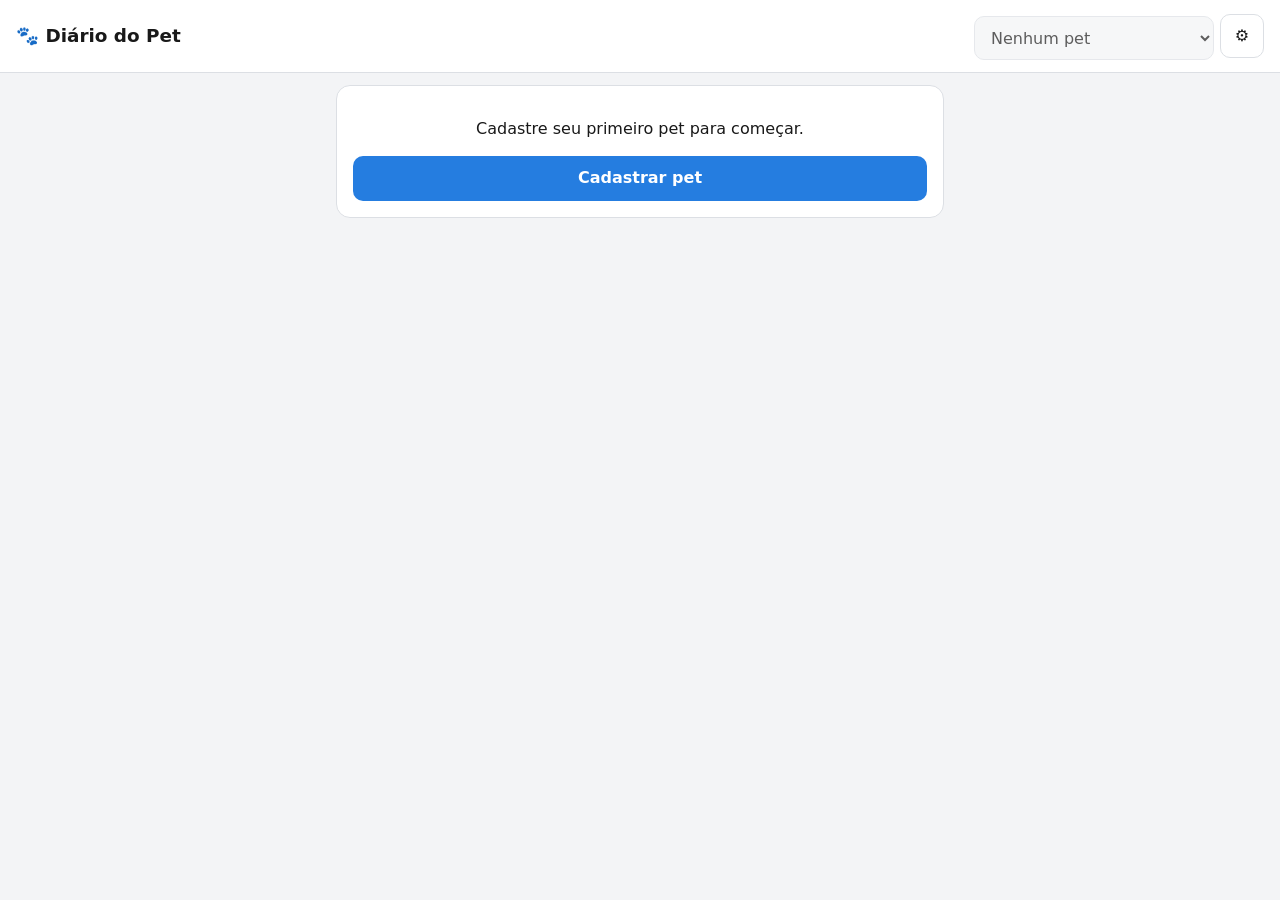
<file: index.html>
<!doctype html>
<html lang="pt-BR">
<head>
  <meta charset="utf-8">
  <meta name="viewport" content="width=device-width, initial-scale=1, viewport-fit=cover">
  <meta name="theme-color" content="#257de0">
  <title>Diário do Pet</title>
  <link rel="stylesheet" href="style.css">
</head>
<body>
  <header class="topo">
    <h1>🐾 Diário do Pet</h1>
    <div class="seletor-pet">
      <label for="pet-atual" class="vis-oculto">Pet selecionado</label>
      <select id="pet-atual"></select>
      <button type="button" class="btn icone" id="btn-pets" aria-label="Gerenciar pets">⚙️</button>
    </div>
  </header>

  <main>
    <p class="aviso" id="aviso-armazenamento" role="alert" hidden>Não foi possível salvar neste navegador (modo anônimo ou armazenamento bloqueado). Os dados serão perdidos ao fechar.</p>
    <!-- ===================== PETS ===================== -->
    <section id="painel-pets" class="cartao" hidden>
      <h2>Meus pets</h2>
      <ul id="lista-pets" class="lista"></ul>
      <form id="form-pet" novalidate>
        <h3 id="form-pet-titulo">Adicionar pet</h3>
        <input type="hidden" id="pet-id">
        <label>Nome
          <input type="text" id="pet-nome" maxlength="40" required placeholder="ex.: Thor">
        </label>
        <div class="linha">
          <label>Espécie
            <select id="pet-especie" required>
              <option value="cao">🐶 Cão</option>
              <option value="gato">🐱 Gato</option>
            </select>
          </label>
          <label>Raça (opcional)
            <input type="text" id="pet-raca" maxlength="40" list="sugestoes-raca" placeholder="ex.: Jack Russell">
            <datalist id="sugestoes-raca"></datalist>
          </label>
        </div>
        <fieldset class="grupo">
          <legend>Foto ou ícone</legend>
          <div class="avatar-escolha">
            <div class="avatar grande" id="pet-avatar-previa" aria-hidden="true"></div>
            <div class="linha-botoes">
              <label class="btn pequeno botao-arquivo">📷 Usar foto<input type="file" id="pet-foto" accept="image/*"></label>
              <button type="button" class="btn pequeno perigo" id="btn-remover-foto" hidden>Remover foto</button>
            </div>
          </div>
          <p class="dica-campo">Ou escolha um ícone:</p>
          <div class="galeria-icones" id="galeria-icones" role="radiogroup" aria-label="Ícone do pet"></div>
        </fieldset>
        <fieldset class="grupo">
          <legend>Idade</legend>
          <label>Data de nascimento
            <input type="date" id="pet-nasc">
          </label>
          <p class="ou">ou, se não souber a data, a idade aproximada hoje:</p>
          <div class="linha">
            <label>Anos
              <input type="number" id="pet-idade-anos" inputmode="numeric" min="0" max="30" placeholder="ex.: 3">
            </label>
            <label>Meses
              <input type="number" id="pet-idade-meses" inputmode="numeric" min="0" max="11" placeholder="0">
            </label>
          </div>
        </fieldset>
        <p class="erro" id="pet-erro" role="alert" hidden></p>
        <div class="linha-botoes">
          <button type="submit" class="btn primario" id="btn-salvar-pet">Adicionar</button>
          <button type="button" class="btn" id="btn-cancelar-pet" hidden>Cancelar</button>
        </div>
      </form>
      <button type="button" class="btn" id="btn-fechar-pets">Fechar</button>
    </section>

    <!-- Aviso quando não há pets -->
    <section id="sem-pets" class="cartao vazio-grande" hidden>
      <p>Cadastre seu primeiro pet para começar.</p>
      <button type="button" class="btn primario" id="btn-primeiro-pet">Cadastrar pet</button>
    </section>

    <!-- ===================== RESUMO DO PET ===================== -->
    <section id="resumo-pet" class="resumo" hidden>
      <div class="resumo-cab">
        <div class="avatar" id="resumo-emoji" aria-hidden="true"></div>
        <div class="info">
          <div class="resumo-nome" id="resumo-nome"></div>
          <div class="resumo-det" id="resumo-det"></div>
        </div>
        <button type="button" class="btn pequeno" id="btn-resumo" aria-controls="resumo-corpo" aria-expanded="true">Recolher</button>
      </div>
      <div id="resumo-corpo" class="resumo-corpo">
        <dl class="fatos" id="resumo-fatos"></dl>
        <p class="em-uso" id="resumo-remedios" hidden></p>
      </div>
      <ul class="alertas" id="alertas" aria-live="polite"></ul>
    </section>

    <!-- ===================== PESO ===================== -->
    <section id="aba-peso" class="aba" hidden>
      <div class="cartao">
        <h2>Registrar peso</h2>
        <form id="form-peso" novalidate>
          <div class="linha">
            <label>Data
              <input type="date" id="peso-data" required>
            </label>
            <label>Peso (kg)
              <input type="text" id="peso-kg" inputmode="decimal" placeholder="6,20" required>
            </label>
          </div>
          <label>Observação (opcional)
            <input type="text" id="peso-obs" maxlength="120" placeholder="ex.: pesado no veterinário">
          </label>
          <p class="erro" id="peso-erro" role="alert" hidden></p>
          <button type="submit" class="btn primario">Salvar peso</button>
        </form>
      </div>

      <div class="cartao">
        <h2>Evolução do peso</h2>
        <div class="estat" id="peso-estat"></div>
        <div id="grafico-peso" class="grafico"></div>
      </div>

      <div class="cartao">
        <h2>Histórico</h2>
        <ul id="lista-peso" class="lista"></ul>
      </div>
    </section>

    <!-- ===================== SAÚDE ===================== -->
    <section id="aba-saude" class="aba" hidden>
      <div class="subabas" role="tablist" aria-label="Seções de saúde">
        <button type="button" class="subaba" data-subaba="prevencao" aria-selected="true" role="tab">Prevenção</button>
        <button type="button" class="subaba" data-subaba="clinico" aria-selected="false" role="tab">Doenças e remédios<span class="contador-mini" id="contador-remedios" hidden></span></button>
        <button type="button" class="subaba" data-subaba="raca" aria-selected="false" role="tab">Raça</button>
      </div>

      <div id="saude-prevencao">
      <div class="cartao">
        <h2>Banho</h2>
        <p class="destaque" id="banho-ultimo"></p>
        <form id="form-banho" novalidate>
          <div class="linha alinhar-base">
            <label>Data do banho
              <input type="date" id="banho-data" required>
            </label>
            <button type="submit" class="btn primario curto">Registrar banho</button>
          </div>
          <p class="erro" id="banho-erro" role="alert" hidden></p>
        </form>
        <details class="historico">
          <summary>Banhos anteriores</summary>
          <ul id="lista-banho" class="lista"></ul>
        </details>
      </div>

      <div class="cartao">
        <h2 id="form-saude-titulo">Registrar vacina, vermífugo ou antipulgas</h2>
        <form id="form-saude" novalidate>
          <input type="hidden" id="saude-id">
          <div class="segmentos" role="radiogroup" aria-label="Tipo">
            <label class="seg"><input type="radio" name="saude-tipo" value="vacina" checked><span>💉 Vacina</span></label>
            <label class="seg"><input type="radio" name="saude-tipo" value="vermifugo"><span>💊 Vermífugo</span></label>
            <label class="seg"><input type="radio" name="saude-tipo" value="antipulgas"><span>🛡️ Antipulgas</span></label>
          </div>
          <label>Nome / produto
            <input type="text" id="saude-nome" maxlength="60" list="sugestoes-saude" required placeholder="ex.: V10, Antirrábica">
            <datalist id="sugestoes-saude"></datalist>
          </label>
          <div class="linha">
            <label>Data aplicada
              <input type="date" id="saude-data" required>
            </label>
            <label>Próxima dose
              <input type="date" id="saude-proxima">
            </label>
          </div>
          <label>Observação (opcional)
            <input type="text" id="saude-obs" maxlength="120" placeholder="ex.: clínica, lote, dose">
          </label>
          <p class="erro" id="saude-erro" role="alert" hidden></p>
          <div class="linha-botoes">
            <button type="submit" class="btn primario" id="btn-salvar-saude">Salvar</button>
            <button type="button" class="btn" id="btn-cancelar-saude" hidden>Cancelar</button>
          </div>
        </form>
      </div>

      <div class="cartao" id="cartao-vacina">
        <h2>💉 Vacinas</h2>
        <ul class="lista" data-lista-tipo="vacina"></ul>
      </div>
      <div class="cartao">
        <h2>💊 Vermífugo</h2>
        <ul class="lista" data-lista-tipo="vermifugo"></ul>
      </div>
      <div class="cartao">
        <h2>🛡️ Antipulgas</h2>
        <ul class="lista" data-lista-tipo="antipulgas"></ul>
      </div>
      </div>

      <div id="saude-raca" hidden>
        <div class="cartao">
          <div id="raca-cabecalho"></div>
          <label>Raça usada no guia
            <select id="raca-guia"></select>
          </label>
          <p class="urgente remedio-humano"><span aria-hidden="true">💊</span> Nunca dê remédio de uso humano sem orientação do veterinário. Paracetamol é fatal para gatos, e anti-inflamatórios como ibuprofeno e diclofenaco causam úlceras e lesão nos rins de cães e gatos.</p>
          <div id="grupos-cuidados"></div>
        </div>
        <p class="nota aviso-raca">Informações gerais sobre predisposições descritas na literatura veterinária. Não substituem a consulta: leve esta lista ao veterinário e pergunte quais exames fazem sentido para o seu pet.</p>
      </div>

      <div id="saude-clinico" hidden>
        <div class="cartao">
          <h2>💊 Remédios em uso</h2>
          <ul class="lista" id="lista-remedios"></ul>
          <details class="historico" id="det-remedios-antigos" hidden>
            <summary>Remédios encerrados</summary>
            <ul class="lista" id="lista-remedios-antigos"></ul>
          </details>
        </div>

        <div class="cartao">
          <h2 id="form-remedio-titulo">Adicionar remédio</h2>
          <form id="form-remedio" novalidate>
            <input type="hidden" id="remedio-id">
            <label>Remédio
              <input type="text" id="remedio-nome" maxlength="60" required placeholder="ex.: Apoquel">
            </label>
            <div class="linha">
              <label>Dose
                <input type="text" id="remedio-dose" maxlength="60" placeholder="ex.: 1 comprimido de 5,4 mg">
              </label>
              <label>Frequência
                <input type="text" id="remedio-freq" maxlength="40" list="sugestoes-freq" placeholder="ex.: 2x ao dia">
                <datalist id="sugestoes-freq">
                  <option value="1x ao dia"></option><option value="2x ao dia"></option><option value="3x ao dia"></option>
                  <option value="A cada 8 horas"></option><option value="A cada 12 horas"></option>
                  <option value="Dia sim, dia não"></option><option value="1x por semana"></option><option value="Quando necessário"></option>
                </datalist>
              </label>
            </div>
            <label>Observação sobre horários (opcional)
              <input type="text" id="remedio-horarios" maxlength="60" placeholder="ex.: junto com a ração">
            </label>
            <fieldset class="grupo">
              <legend>Lembrete diário (opcional)</legend>
              <div class="linha horas-lembrete">
                <label>1º horário<input type="time" id="remedio-hora1"></label>
                <label>2º horário<input type="time" id="remedio-hora2"></label>
                <label>3º horário<input type="time" id="remedio-hora3"></label>
              </div>
            </fieldset>
            <fieldset class="grupo">
              <legend>Estoque (opcional)</legend>
              <div class="linha">
                <label>Doses em casa
                  <input type="text" id="remedio-estoque" inputmode="decimal" placeholder="ex.: 30">
                </label>
                <label>Doses por dia
                  <input type="text" id="remedio-doses-dia" inputmode="decimal" placeholder="ex.: 2">
                </label>
              </div>
              <p class="dica-campo">Conte comprimidos, pipetas ou mL. Ao comprar mais, edite e informe o novo total.</p>
            </fieldset>
            <div class="linha">
              <label>Início
                <input type="date" id="remedio-inicio" required>
              </label>
              <label>Término
                <input type="date" id="remedio-fim">
              </label>
            </div>
            <p class="dica-campo">Deixe o término em branco para uso contínuo.</p>
            <label>Para tratar (opcional)
              <select id="remedio-doenca"></select>
            </label>
            <label>Observação (opcional)
              <input type="text" id="remedio-obs" maxlength="120" placeholder="ex.: dar com comida; receitado pela Dra. Ana">
            </label>
            <p class="erro" id="remedio-erro" role="alert" hidden></p>
            <div class="linha-botoes">
              <button type="submit" class="btn primario" id="btn-salvar-remedio">Adicionar remédio</button>
              <button type="button" class="btn" id="btn-cancelar-remedio" hidden>Cancelar</button>
            </div>
          </form>
        </div>

        <div class="cartao">
          <h2>🩹 Doenças e condições</h2>
          <ul class="lista" id="lista-doencas"></ul>
          <details class="historico" id="det-doencas-curadas" hidden>
            <summary>Curadas / resolvidas</summary>
            <ul class="lista" id="lista-doencas-curadas"></ul>
          </details>
        </div>

        <div class="cartao">
          <h2 id="form-doenca-titulo">Adicionar doença ou condição</h2>
          <form id="form-doenca" novalidate>
            <input type="hidden" id="doenca-id">
            <label>Doença / condição
              <input type="text" id="doenca-nome" maxlength="60" required list="sugestoes-doenca" placeholder="ex.: Dermatite atópica">
              <datalist id="sugestoes-doenca"></datalist>
            </label>
            <div class="linha">
              <label>Diagnóstico em
                <input type="date" id="doenca-data">
              </label>
              <label>Situação
                <select id="doenca-situacao">
                  <option value="tratamento">Em tratamento</option>
                  <option value="controlada">Controlada</option>
                  <option value="observacao">Em observação</option>
                  <option value="curada">Curada / resolvida</option>
                </select>
              </label>
            </div>
            <label>Observação (opcional)
              <input type="text" id="doenca-obs" maxlength="160" placeholder="ex.: piora no verão; evitar frango">
            </label>
            <p class="erro" id="doenca-erro" role="alert" hidden></p>
            <div class="linha-botoes">
              <button type="submit" class="btn primario" id="btn-salvar-doenca">Adicionar</button>
              <button type="button" class="btn" id="btn-cancelar-doenca" hidden>Cancelar</button>
            </div>
          </form>
        </div>
      </div>
    </section>

    <!-- ===================== CALCULADORA ECC ===================== -->
    <section id="aba-ecc" class="aba" hidden>
      <div class="cartao">
        <h2>Calculadora ECC</h2>
        <p class="intro">Escore de condição corporal na escala de 1 a 9. Avalie com as mãos e olhando o pet de cima e de lado.</p>
        <form id="form-ecc" novalidate>
          <label>Peso atual (kg)
            <input type="text" id="ecc-peso" inputmode="decimal" placeholder="6,20">
          </label>
          <fieldset class="grupo">
            <legend>Escore (ECC)</legend>
            <div class="escala" id="ecc-escala" role="radiogroup" aria-label="Escore de condição corporal"></div>
            <div class="descricao-ecc" id="ecc-descricao" aria-live="polite"></div>
          </fieldset>
          <div class="linha">
            <label>Fase de vida
              <select id="ecc-fase"></select>
            </label>
            <label>Castrado(a)?
              <select id="ecc-castrado">
                <option value="sim">Sim</option>
                <option value="nao">Não</option>
              </select>
            </label>
          </div>
          <label>Nível de atividade
            <select id="ecc-atividade">
              <option value="baixa">Baixo (pouco exercício, idoso)</option>
              <option value="normal" selected>Normal (passeios diários)</option>
              <option value="alta">Alto (muito ativo, esporte)</option>
            </select>
          </label>
          <label>Energia da ração (kcal/kg)
            <input type="text" id="ecc-kcal" inputmode="numeric" placeholder="ex.: 3800">
          </label>
          <p class="dica-campo">Na embalagem, procure "Energia metabolizável" (EM). Se estiver em kcal/100 g, multiplique por 10.</p>
        </form>
      </div>

      <div class="cartao" id="ecc-resultado-cartao">
        <h2>Resultado</h2>
        <div id="ecc-resultado"></div>
      </div>

      <div class="cartao">
        <h2>Avaliações salvas</h2>
        <ul class="lista" id="lista-ecc"></ul>
      </div>
    </section>

    <!-- ===================== RAÇÃO ===================== -->
    <section id="aba-racao" class="aba" hidden>
      <div class="cartao">
        <h2>Alimentação</h2>
        <div id="racao-resumo"></div>
      </div>

      <div class="cartao">
        <h2>Estoque de ração</h2>
        <div id="saco-resumo"></div>
        <form id="form-saco" novalidate>
          <div class="linha">
            <label>Tamanho do saco (kg)
              <input type="text" id="saco-kg" inputmode="decimal" placeholder="ex.: 10,1">
            </label>
            <label>Aberto em
              <input type="date" id="saco-abertura">
            </label>
          </div>
          <label>Preço pago (opcional)
            <input type="text" id="saco-preco" inputmode="decimal" placeholder="ex.: 189,90">
          </label>
          <p class="dica-campo">Com o preço, o saco entra sozinho nos gastos.</p>
          <p class="erro" id="saco-erro" role="alert" hidden></p>
          <button type="submit" class="btn primario" id="btn-salvar-saco">Salvar saco</button>
        </form>
      </div>

      <div class="cartao">
        <h2>Configurar alimentador</h2>
        <form id="form-racao" novalidate>
          <label>Marca / linha da ração
            <input type="text" id="racao-marca" maxlength="60" placeholder="ex.: Premier Raças Específicas">
          </label>
          <fieldset class="grupo">
            <legend>Horários programados</legend>
            <ul id="racao-refeicoes" class="refeicoes"></ul>
            <div class="linha-botoes">
              <button type="button" class="btn pequeno" id="btn-add-refeicao">+ Adicionar horário</button>
              <button type="button" class="btn pequeno" id="btn-igualar">Mesma quantidade em todos</button>
            </div>
            <p class="total-vivo" id="racao-total" aria-live="polite"></p>
          </fieldset>
          <p class="erro" id="racao-erro" role="alert" hidden></p>
          <button type="submit" class="btn primario">Salvar alimentação</button>
        </form>
      </div>
    </section>

    <!-- Próxima etapa: Backup -->
    <!-- ===================== DIÁRIO ===================== -->
    <section id="aba-diario" class="aba" hidden>
      <div class="subabas" id="subabas-diario" role="tablist" aria-label="Seções do diário">
        <button type="button" class="subaba" data-subaba-diario="sintomas" aria-selected="true" role="tab">Sintomas</button>
        <button type="button" class="subaba" data-subaba-diario="consultas" aria-selected="false" role="tab">Consultas</button>
        <button type="button" class="subaba" data-subaba-diario="gastos" aria-selected="false" role="tab">Gastos</button>
      </div>

      <!-- Sintomas -->
      <div id="diario-sintomas">
        <div class="cartao">
          <h2 id="form-sintoma-titulo">Registrar sintoma</h2>
          <form id="form-sintoma" novalidate>
            <input type="hidden" id="sintoma-id">
            <label>O que aconteceu
              <select id="sintoma-tipo"></select>
            </label>
            <p class="urgente" id="sintoma-alerta" hidden></p>
            <div class="linha">
              <label>Data<input type="date" id="sintoma-data" required></label>
              <label>Hora<input type="time" id="sintoma-hora"></label>
            </div>
            <div class="segmentos" role="radiogroup" aria-label="Intensidade">
              <label class="seg"><input type="radio" name="sintoma-intensidade" value="leve" checked><span>Leve</span></label>
              <label class="seg"><input type="radio" name="sintoma-intensidade" value="moderada"><span>Moderada</span></label>
              <label class="seg"><input type="radio" name="sintoma-intensidade" value="forte"><span>Forte</span></label>
            </div>
            <label>Observação (opcional)
              <input type="text" id="sintoma-obs" maxlength="160" placeholder="ex.: vomitou depois de comer capim">
            </label>
            <div class="foto-campo">
              <label class="btn pequeno botao-arquivo">📷 Foto (opcional)<input type="file" id="sintoma-foto" accept="image/*"></label>
              <span class="foto-nome" id="sintoma-foto-nome"></span>
            </div>
            <p class="erro" id="sintoma-erro" role="alert" hidden></p>
            <div class="linha-botoes">
              <button type="submit" class="btn primario" id="btn-salvar-sintoma">Registrar</button>
              <button type="button" class="btn" id="btn-cancelar-sintoma" hidden>Cancelar</button>
            </div>
          </form>
        </div>
        <div class="cartao">
          <h2>Últimos 30 dias</h2>
          <div id="sintomas-resumo"></div>
          <ul class="lista" id="lista-sintomas"></ul>
          <details class="historico" id="det-sintomas-antigos" hidden>
            <summary>Mais antigos</summary>
            <ul class="lista" id="lista-sintomas-antigos"></ul>
          </details>
        </div>
      </div>

      <!-- Consultas e exames -->
      <div id="diario-consultas" hidden>
        <div class="cartao">
          <h2 id="form-consulta-titulo">Registrar consulta ou exame</h2>
          <form id="form-consulta" novalidate>
            <input type="hidden" id="consulta-id">
            <div class="linha">
              <label>Data<input type="date" id="consulta-data" required></label>
              <label>Tipo
                <select id="consulta-tipo">
                  <option value="consulta">Consulta</option>
                  <option value="retorno">Retorno</option>
                  <option value="exame">Exame</option>
                  <option value="vacinacao">Vacinação</option>
                  <option value="cirurgia">Cirurgia</option>
                  <option value="emergencia">Emergência</option>
                </select>
              </label>
            </div>
            <label>Clínica / veterinário(a)
              <input type="text" id="consulta-clinica" maxlength="80" list="sugestoes-clinica" placeholder="ex.: Clínica Bicho Feliz, Dra. Ana">
              <datalist id="sugestoes-clinica"></datalist>
            </label>
            <label>Motivo
              <input type="text" id="consulta-motivo" maxlength="120" placeholder="ex.: coceira nas patas; hemograma de rotina">
            </label>
            <label>Diagnóstico, resultado ou orientações (opcional)
              <textarea id="consulta-resultado" rows="3" maxlength="1000" placeholder="ex.: dermatite alérgica; trocar xampu; retorno em 15 dias"></textarea>
            </label>
            <div class="linha">
              <label>Valor (R$)<input type="text" id="consulta-valor" inputmode="decimal" placeholder="ex.: 180,00"></label>
              <label>Retorno em<input type="date" id="consulta-retorno"></label>
            </div>
            <div class="foto-campo">
              <label class="btn pequeno botao-arquivo">📷 Foto do exame/receita<input type="file" id="consulta-foto" accept="image/*"></label>
              <span class="foto-nome" id="consulta-foto-nome"></span>
            </div>
            <p class="erro" id="consulta-erro" role="alert" hidden></p>
            <div class="linha-botoes">
              <button type="submit" class="btn primario" id="btn-salvar-consulta">Registrar</button>
              <button type="button" class="btn" id="btn-cancelar-consulta" hidden>Cancelar</button>
            </div>
          </form>
        </div>
        <div class="cartao">
          <h2>Histórico</h2>
          <ul class="lista" id="lista-consultas"></ul>
        </div>
      </div>

      <!-- Gastos -->
      <div id="diario-gastos" hidden>
        <div class="cartao">
          <div class="cab-gastos">
            <h2>Gastos</h2>
            <div class="segmentos compacto" role="radiogroup" aria-label="Mostrar gastos de">
              <label class="seg"><input type="radio" name="gastos-escopo" value="pet" checked><span id="gastos-escopo-pet">Este pet</span></label>
              <label class="seg"><input type="radio" name="gastos-escopo" value="todos"><span>Todos</span></label>
            </div>
          </div>
          <div id="gastos-resumo"></div>
        </div>
        <div class="cartao">
          <h2 id="form-gasto-titulo">Adicionar gasto</h2>
          <form id="form-gasto" novalidate>
            <input type="hidden" id="gasto-id">
            <div class="linha">
              <label>Data<input type="date" id="gasto-data" required></label>
              <label>Valor (R$)<input type="text" id="gasto-valor" inputmode="decimal" placeholder="ex.: 59,90" required></label>
            </div>
            <label>Categoria
              <select id="gasto-categoria"></select>
            </label>
            <label>Descrição (opcional)
              <input type="text" id="gasto-descricao" maxlength="80" placeholder="ex.: banho e tosa; brinquedo">
            </label>
            <p class="erro" id="gasto-erro" role="alert" hidden></p>
            <div class="linha-botoes">
              <button type="submit" class="btn primario" id="btn-salvar-gasto">Adicionar</button>
              <button type="button" class="btn" id="btn-cancelar-gasto" hidden>Cancelar</button>
            </div>
          </form>
        </div>
        <div class="cartao">
          <h2>Lançamentos</h2>
          <ul class="lista" id="lista-gastos"></ul>
          <details class="historico" id="det-gastos-antigos" hidden>
            <summary>Meses anteriores</summary>
            <ul class="lista" id="lista-gastos-antigos"></ul>
          </details>
        </div>
      </div>
    </section>

  </main>

  <div class="visor" id="visor-foto" hidden role="dialog" aria-label="Foto ampliada">
    <img alt="">
    <button type="button" class="btn">Fechar</button>
  </div>

  <nav class="abas" id="abas" aria-label="Seções" hidden>
    <button type="button" class="aba-btn" data-aba="peso" aria-current="page"><span aria-hidden="true">⚖️</span>Peso</button>
    <button type="button" class="aba-btn" data-aba="racao"><span aria-hidden="true">🥣</span>Ração</button>
    <button type="button" class="aba-btn" data-aba="saude"><span aria-hidden="true">🩺</span>Saúde<span class="contador" id="contador-saude" hidden></span></button>
    <button type="button" class="aba-btn" data-aba="diario"><span aria-hidden="true">📓</span>Diário<span class="contador" id="contador-diario" hidden></span></button>
    <button type="button" class="aba-btn" data-aba="ecc"><span aria-hidden="true">🎯</span>ECC</button>
  </nav>

  <script src="icones.js"></script>
  <script src="app.js"></script>
</body>
</html>
</file>
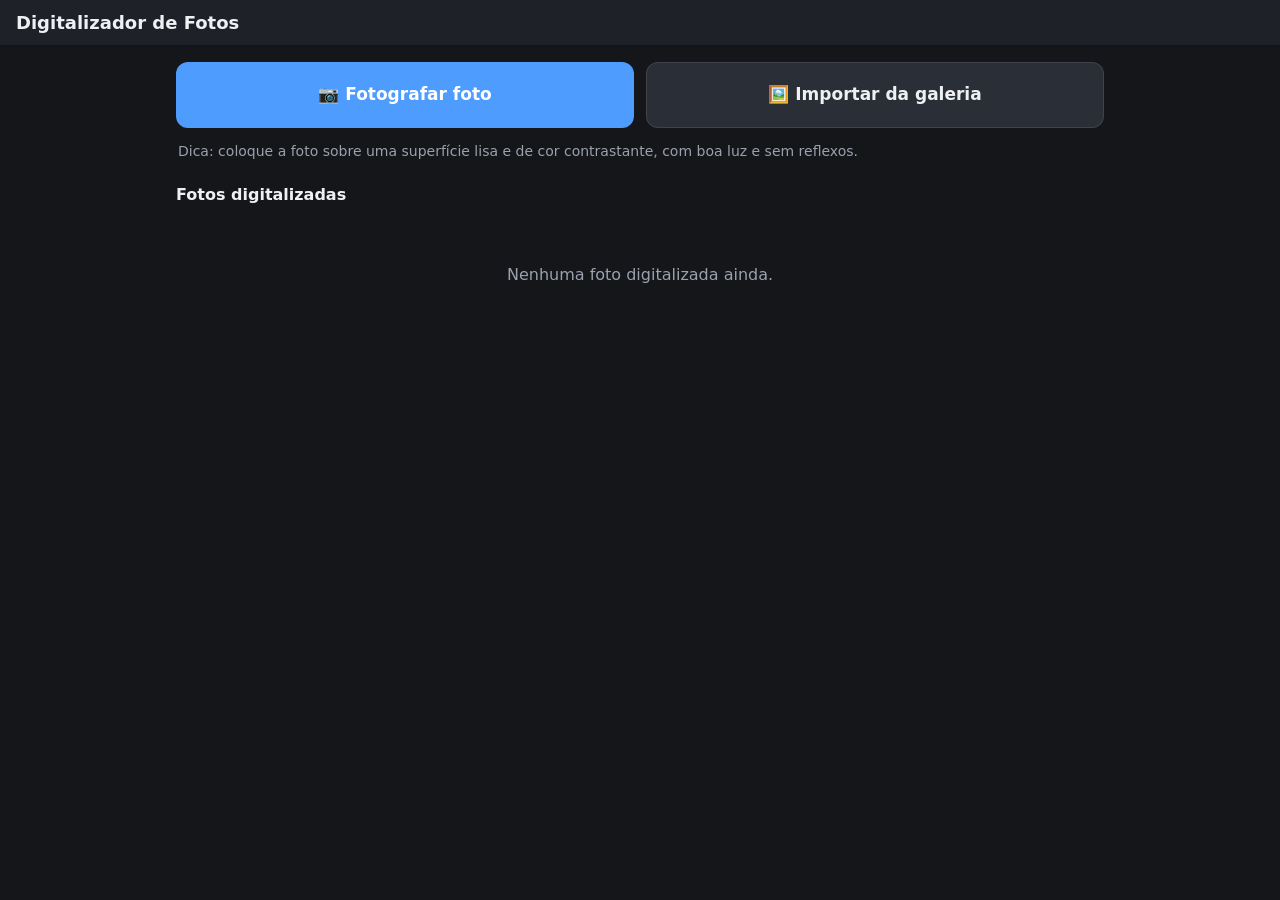
<file: app/index.html>
<!doctype html>
<html lang="pt-BR">
<head>
  <meta charset="utf-8">
  <meta name="viewport" content="width=device-width, initial-scale=1, viewport-fit=cover">
  <title>Digitalizador de Fotos</title>
  <meta name="theme-color" content="#14161a">
  <meta name="description" content="Digitalize fotos impressas: recorte automático, correção de perspectiva e restauração de cores.">
  <link rel="manifest" href="manifest.webmanifest">
  <link rel="icon" href="icons/icon.svg" type="image/svg+xml">
  <link rel="apple-touch-icon" href="icons/icon-192.png">
  <link rel="stylesheet" href="style.css">
</head>
<body>
  <!-- Tela inicial / galeria -->
  <section id="screen-home" class="screen active">
    <header class="topbar">
      <h1>Digitalizador de Fotos</h1>
    </header>
    <main class="home-main">
      <div class="actions">
        <label class="btn primary big">
          <span>📷 Fotografar foto</span>
          <input id="input-camera" type="file" accept="image/*" capture="environment" hidden>
        </label>
        <label class="btn big">
          <span>🖼️ Importar da galeria</span>
          <input id="input-files" type="file" accept="image/*" multiple hidden>
        </label>
      </div>
      <p class="tip">Dica: coloque a foto sobre uma superfície lisa e de cor contrastante, com boa luz e sem reflexos.</p>
      <h2 class="section-title">Fotos digitalizadas <span id="count"></span></h2>
      <div id="gallery" class="gallery"></div>
      <p id="empty" class="empty">Nenhuma foto digitalizada ainda.</p>
    </main>
  </section>

  <!-- Recorte -->
  <section id="screen-crop" class="screen">
    <header class="topbar">
      <button class="icon-btn" id="crop-cancel" aria-label="Cancelar">✕</button>
      <h1>Ajustar bordas <small id="queue-info"></small></h1>
      <button class="icon-btn accent" id="crop-next" aria-label="Continuar">✓</button>
    </header>
    <div class="stage" id="crop-stage"><canvas id="crop-canvas"></canvas></div>
    <footer class="toolbar">
      <button class="tool" id="crop-auto">✨<span>Auto</span></button>
      <button class="tool" id="crop-full">⬜<span>Inteira</span></button>
      <button class="tool" id="crop-rotate">↻<span>Girar</span></button>
    </footer>
  </section>

  <!-- Edição -->
  <section id="screen-edit" class="screen">
    <header class="topbar">
      <button class="icon-btn" id="edit-back" aria-label="Voltar">←</button>
      <h1>Ajustes</h1>
      <button class="icon-btn accent" id="edit-save" aria-label="Salvar">💾</button>
    </header>
    <div class="stage" id="edit-stage"><canvas id="edit-canvas"></canvas></div>
    <div class="panel">
      <div class="toggles">
        <button class="chip on" id="t-restore">Restaurar cores</button>
        <button class="chip" id="t-bw">Preto e branco</button>
        <button class="chip" id="t-rotate">Girar 90°</button>
        <button class="chip" id="t-compare">Original</button>
        <button class="chip" id="t-reset">Redefinir</button>
      </div>
      <div class="sliders">
        <label>Brilho <input type="range" id="s-brightness" min="-100" max="100" value="0"></label>
        <label>Contraste <input type="range" id="s-contrast" min="-100" max="100" value="0"></label>
        <label>Saturação <input type="range" id="s-saturation" min="-100" max="100" value="0"></label>
        <label>Temperatura <input type="range" id="s-warmth" min="-100" max="100" value="0"></label>
        <label>Nitidez <input type="range" id="s-sharpen" min="0" max="100" value="20"></label>
      </div>
    </div>
  </section>

  <!-- Visualizador -->
  <div id="viewer" class="viewer" hidden>
    <img id="viewer-img" alt="Foto digitalizada">
    <div class="viewer-bar">
      <button class="btn" id="v-close">Fechar</button>
      <button class="btn" id="v-share">Compartilhar</button>
      <button class="btn primary" id="v-download">Baixar</button>
      <button class="btn danger" id="v-delete">Excluir</button>
    </div>
  </div>

  <div id="busy" class="busy" hidden><div class="spinner"></div><p id="busy-text">Processando…</p></div>
  <div id="toast" class="toast" hidden></div>

  <script src="imaging.js"></script>
  <script src="app.js"></script>
</body>
</html>
</file>
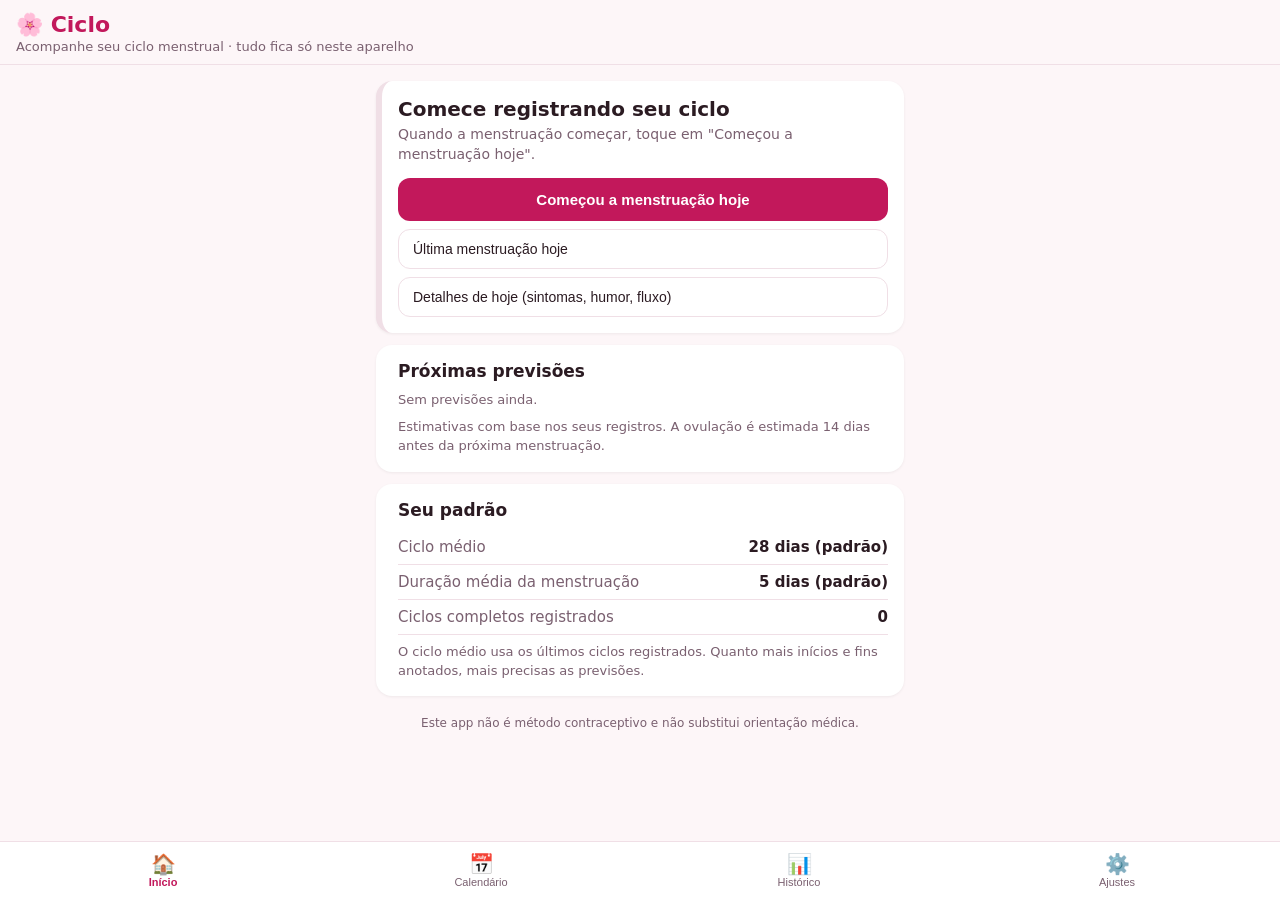
<file: docs/ciclo/index.html>
<!doctype html>
<html lang="pt-BR">
<head>
<meta charset="utf-8">
<meta name="viewport" content="width=device-width,initial-scale=1,viewport-fit=cover">
<meta name="theme-color" content="#c2185b">
<meta name="apple-mobile-web-app-capable" content="yes">
<meta name="apple-mobile-web-app-title" content="Ciclo">
<link rel="manifest" href="manifest.webmanifest">
<link rel="icon" href="icon.svg" type="image/svg+xml">
<title>Ciclo</title>
<style>
:root{
  --bg:#fdf6f8;--card:#ffffff;--txt:#2b1b22;--mut:#7a6070;--pri:#c2185b;--pri-t:#ffffff;
  --line:#f0dfe6;--per:#e53935;--per-p:#ffcdd2;--fert:#43a047;--fert-p:#c8e6c9;
  --ov:#1e88e5;--r:16px;
}
@media (prefers-color-scheme: dark){
  :root:not([data-theme="light"]){
    --bg:#1c1216;--card:#2a1b21;--txt:#f7e9ee;--mut:#b9a0aa;--pri:#f06292;--pri-t:#1c1216;
    --line:#3d2930;--per:#ef5350;--per-p:#5c2a2a;--fert:#66bb6a;--fert-p:#214d28;--ov:#42a5f5;
  }
}
:root[data-theme="dark"]{
  --bg:#1c1216;--card:#2a1b21;--txt:#f7e9ee;--mut:#b9a0aa;--pri:#f06292;--pri-t:#1c1216;
  --line:#3d2930;--per:#ef5350;--per-p:#5c2a2a;--fert:#66bb6a;--fert-p:#214d28;--ov:#42a5f5;
}
*{box-sizing:border-box}
html,body{margin:0}
body{
  background:var(--bg);color:var(--txt);
  font-family:system-ui,-apple-system,"Segoe UI",Roboto,sans-serif;
  padding-bottom:calc(76px + env(safe-area-inset-bottom));
  -webkit-tap-highlight-color:transparent;
}
header{
  position:sticky;top:0;z-index:5;background:var(--bg);
  padding:calc(12px + env(safe-area-inset-top)) 16px 10px;
  border-bottom:1px solid var(--line);
}
header h1{margin:0;font-size:22px;color:var(--pri)}
header p{margin:2px 0 0;font-size:13px;color:var(--mut)}
main{max-width:560px;margin:0 auto;padding:16px 16px 0}
.hidden{display:none!important}
h2{font-size:17px;margin:0 0 10px}
.card{background:var(--card);border-radius:var(--r);padding:16px;margin-bottom:12px;
  box-shadow:0 1px 3px rgba(0,0,0,.06);border-left:6px solid transparent}
.card.per{border-left-color:var(--per)}
.card.fert{border-left-color:var(--fert)}
.card.late{border-left-color:var(--ov)}
.card.none{border-left-color:var(--line)}
.card.ok{border-left-color:var(--pri)}
.estado-t{font-size:20px;font-weight:700;margin:0 0 4px}
.estado-s{margin:0;color:var(--mut);font-size:14px;line-height:1.4}
.mut{color:var(--mut);font-size:13px;line-height:1.45;margin:8px 0 0}
.linha{display:flex;justify-content:space-between;gap:12px;padding:8px 0;border-bottom:1px solid var(--line);font-size:15px}
.linha:last-child{border-bottom:none}
.linha span{color:var(--mut)}
.aviso{background:var(--per-p);border-radius:10px;padding:8px 10px;font-size:13px;margin:8px 0}
.btns{display:grid;gap:8px;margin-top:14px}
.btn{background:var(--pri);color:var(--pri-t);border:none;border-radius:12px;padding:13px 14px;
  font-size:15px;font-weight:600;cursor:pointer;width:100%}
.btn2{background:transparent;color:var(--txt);border:1px solid var(--line);border-radius:12px;
  padding:11px 14px;font-size:14px;cursor:pointer;width:100%;text-align:left}
.btn2.pequeno{width:auto;padding:7px 10px;font-size:13px;color:var(--per)}
.btn:active,.btn2:active,.chip:active,.dia:active{opacity:.8}
.chips{display:flex;flex-wrap:wrap;gap:8px}
.chip{border:1px solid var(--line);background:transparent;color:var(--txt);border-radius:999px;
  padding:8px 12px;font-size:14px;cursor:pointer}
.chip.on{background:var(--pri);color:var(--pri-t);border-color:var(--pri)}
.campo{margin-top:16px}
.campo>label{display:block;font-size:13px;color:var(--mut);margin-bottom:8px;font-weight:600}
textarea,input[type=number],select{
  width:100%;font:inherit;color:var(--txt);background:var(--bg);border:1px solid var(--line);
  border-radius:12px;padding:10px 12px}
textarea{min-height:76px;resize:vertical}
/* calendário */
.mes-nav{display:flex;align-items:center;justify-content:space-between;margin-bottom:10px}
.mes-nav button{background:var(--card);border:1px solid var(--line);color:var(--txt);border-radius:10px;
  width:40px;height:40px;font-size:18px;cursor:pointer}
.grade{display:grid;grid-template-columns:repeat(7,1fr);gap:4px}
.sem{text-align:center;font-size:12px;color:var(--mut);padding:4px 0}
.dia{position:relative;aspect-ratio:1/1;border:none;border-radius:10px;background:transparent;
  color:var(--txt);font-size:15px;cursor:pointer;padding:0}
.dia.per{background:var(--per);color:#fff}
.dia.pre{background:var(--per-p)}
.dia.fert{background:var(--fert-p)}
.dia.ov{background:var(--ov);color:#fff}
.dia.hoje{outline:2px solid var(--pri);outline-offset:-2px;font-weight:700}
.dia .pt{position:absolute;bottom:4px;left:50%;width:5px;height:5px;border-radius:50%;
  background:var(--pri);transform:translateX(-50%)}
.dia.per .pt,.dia.ov .pt{background:#fff}
.legenda{display:flex;flex-wrap:wrap;gap:10px 14px;margin-top:14px;font-size:12px;color:var(--mut)}
.legenda span{display:inline-flex;align-items:center;gap:6px}
.quad{width:14px;height:14px;border-radius:4px;display:inline-block}
/* histórico */
.item{display:flex;justify-content:space-between;align-items:center;gap:10px;padding:10px 0;border-bottom:1px solid var(--line)}
.item:last-child{border-bottom:none}
.item b{font-size:15px}
.barras{display:flex;align-items:flex-end;gap:6px;margin-top:6px}
.barra{flex:1;display:flex;flex-direction:column;align-items:center;gap:4px;min-width:0}
.tubo{height:110px;width:100%;display:flex;align-items:flex-end}
.tubo i{display:block;width:100%;background:var(--pri);border-radius:6px 6px 0 0;min-height:4px}
.barra span{font-size:11px;color:var(--mut)}
/* ajustes */
.ajuste{display:flex;justify-content:space-between;align-items:center;gap:12px;padding:10px 0;border-bottom:1px solid var(--line)}
.ajuste:last-child{border-bottom:none}
.ajuste input,.ajuste select{width:auto;min-width:110px}
/* navegação inferior */
nav.tabs{
  position:fixed;left:0;right:0;bottom:0;z-index:6;background:var(--card);
  border-top:1px solid var(--line);display:flex;justify-content:space-around;
  padding:6px 4px calc(6px + env(safe-area-inset-bottom));
}
nav.tabs button{flex:1;background:none;border:none;color:var(--mut);font-size:11px;
  padding:6px 0;cursor:pointer;display:flex;flex-direction:column;align-items:center;gap:2px}
nav.tabs button .ic{font-size:20px;line-height:1}
nav.tabs button.ativo{color:var(--pri);font-weight:700}
/* diálogo do dia */
dialog{border:none;border-radius:20px;padding:0;width:min(94vw,480px);max-height:88vh;
  background:var(--card);color:var(--txt);box-shadow:0 10px 40px rgba(0,0,0,.25)}
dialog::backdrop{background:rgba(0,0,0,.45)}
.dlg{padding:18px 18px 20px;overflow:auto;max-height:88vh}
.dlg-top{display:flex;justify-content:space-between;align-items:center;gap:10px;margin-bottom:12px}
.dlg-top h2{text-transform:capitalize;margin:0}
.x{background:none;border:none;color:var(--mut);font-size:26px;cursor:pointer;line-height:1;padding:0 4px}
.acoes{display:grid;gap:8px}
.salvar{margin-top:18px}
/* aviso */
#toast{
  position:fixed;left:50%;bottom:calc(84px + env(safe-area-inset-bottom));transform:translateX(-50%) translateY(20px);
  background:var(--txt);color:var(--bg);padding:10px 16px;border-radius:12px;font-size:14px;
  opacity:0;pointer-events:none;transition:.25s;z-index:20;max-width:90vw;text-align:center
}
#toast.on{opacity:1;transform:translateX(-50%) translateY(0)}
.rodape{font-size:12px;color:var(--mut);text-align:center;margin:18px 8px 8px;line-height:1.5}
</style>
</head>
<body>

<header>
  <h1>🌸 Ciclo</h1>
  <p>Acompanhe seu ciclo menstrual · tudo fica só neste aparelho</p>
</header>

<main>

  <!-- INÍCIO -->
  <section id="v-inicio" class="view">
    <div id="estado" class="card none">
      <p id="estado-t" class="estado-t"></p>
      <p id="estado-s" class="estado-s"></p>
      <div class="btns">
        <button class="btn" id="b-hoje-com">Começou a menstruação hoje</button>
        <button class="btn2" id="b-hoje-fim">Última menstruação hoje</button>
        <button class="btn2" id="b-hoje-det">Detalhes de hoje (sintomas, humor, fluxo)</button>
      </div>
    </div>

    <div class="card">
      <h2>Próximas previsões</h2>
      <div id="prev"></div>
      <p class="mut">Estimativas com base nos seus registros. A ovulação é estimada 14 dias antes da próxima menstruação.</p>
    </div>

    <div class="card">
      <h2>Seu padrão</h2>
      <div id="padrao"></div>
    </div>

    <p class="rodape">Este app não é método contraceptivo e não substitui orientação médica.</p>
  </section>

  <!-- CALENDÁRIO -->
  <section id="v-cal" class="view hidden">
    <div class="card">
      <div class="mes-nav">
        <button id="mes-ant" aria-label="Mês anterior">‹</button>
        <h2 id="mes-t" style="margin:0"></h2>
        <button id="mes-prox" aria-label="Próximo mês">›</button>
      </div>
      <div id="grade" class="grade"></div>
      <div class="legenda">
        <span><i class="quad" style="background:var(--per)"></i>Menstruação</span>
        <span><i class="quad" style="background:var(--per-p)"></i>Prevista</span>
        <span><i class="quad" style="background:var(--fert-p)"></i>Fértil</span>
        <span><i class="quad" style="background:var(--ov)"></i>Ovulação (estimada)</span>
        <span><i class="quad" style="background:var(--pri)"></i>Tem registro</span>
      </div>
      <p class="mut">Toque em um dia para registrar.</p>
    </div>
  </section>

  <!-- HISTÓRICO -->
  <section id="v-hist" class="view hidden">
    <div class="card">
      <h2>Ciclos</h2>
      <div id="barras" class="barras"></div>
      <p class="mut">Duração de cada ciclo (dias entre o início de uma menstruação e a seguinte).</p>
    </div>
    <div class="card">
      <h2>Menstruações registradas</h2>
      <div id="lista"></div>
    </div>
  </section>

  <!-- AJUSTES -->
  <section id="v-ajustes" class="view hidden">
    <div class="card">
      <h2>Preferências</h2>
      <div class="ajuste">
        <span>Ciclo padrão (dias)</span>
        <input type="number" id="cfg-ciclo" min="21" max="45" inputmode="numeric">
      </div>
      <div class="ajuste">
        <span>Duração padrão da menstruação (dias)</span>
        <input type="number" id="cfg-dur" min="2" max="10" inputmode="numeric">
      </div>
      <div class="ajuste">
        <span>Tema</span>
        <select id="cfg-tema">
          <option value="sistema">Automático</option>
          <option value="claro">Claro</option>
          <option value="escuro">Escuro</option>
        </select>
      </div>
      <p class="mut">Os valores padrão são usados até você ter pelo menos dois inícios de menstruação registrados.</p>
    </div>

    <div class="card">
      <h2>Dados</h2>
      <div class="btns" style="margin-top:0">
        <button class="btn2" id="b-exp">Exportar backup (.json)</button>
        <button class="btn2" id="b-imp">Importar backup</button>
        <input type="file" id="arq" accept="application/json,.json" hidden>
        <button class="btn2" id="b-apagar" style="color:var(--per)">Apagar todos os dados</button>
      </div>
      <p class="mut">Os dados ficam só neste aparelho e no navegador. Faça um backup de vez em quando.</p>
    </div>
  </section>

</main>

<nav class="tabs">
  <button data-v="inicio" class="ativo"><span class="ic">🏠</span>Início</button>
  <button data-v="cal"><span class="ic">📅</span>Calendário</button>
  <button data-v="hist"><span class="ic">📊</span>Histórico</button>
  <button data-v="ajustes"><span class="ic">⚙️</span>Ajustes</button>
</nav>

<dialog id="dlg">
  <div class="dlg">
    <div class="dlg-top">
      <h2 id="dia-t"></h2>
      <button class="x" data-a="fechar" aria-label="Fechar">×</button>
    </div>
    <div id="dia-acoes" class="acoes"></div>
    <div id="dia-form"></div>
    <div class="acoes salvar"><button class="btn" data-a="salvar">Salvar detalhes</button></div>
  </div>
</dialog>

<div id="toast" role="status" aria-live="polite"></div>

<script>
(() => {
'use strict';

/* ===================== dados ===================== */
const KEY = 'ciclo.v1';
const DEF = () => ({ periodos: [], dias: {}, cfg: { ciclo: 28, duracao: 5, tema: 'sistema' } });
const FLUXO = [['', 'Nenhum'], ['manchas', 'Manchas'], ['leve', 'Leve'], ['moderado', 'Moderado'], ['intenso', 'Intenso']];
const SINTOMAS = ['Cólica', 'Dor de cabeça', 'Inchaço', 'Acne', 'Seios sensíveis', 'Dor nas costas',
  'Cansaço', 'Insônia', 'Náusea', 'Apetite aumentado', 'Muco mais elástico'];
const HUMOR = ['Feliz', 'Calma', 'Neutra', 'Irritada', 'Triste', 'Ansiosa'];

let S = carregar();

function carregar() {
  try {
    const raw = localStorage.getItem(KEY);
    if (raw) {
      const o = JSON.parse(raw);
      const d = DEF();
      return { periodos: Array.isArray(o.periodos) ? o.periodos : [],
               dias: (o.dias && typeof o.dias === 'object') ? o.dias : {},
               cfg: { ...d.cfg, ...(o.cfg || {}) } };
    }
  } catch (e) { /* dados ilegíveis: começa vazio */ }
  return DEF();
}
function salvar() {
  try { localStorage.setItem(KEY, JSON.stringify(S)); }
  catch (e) { toast('Não foi possível salvar neste navegador'); }
}

/* ===================== datas ===================== */
const pad = n => String(n).padStart(2, '0');
const iso = d => `${d.getFullYear()}-${pad(d.getMonth() + 1)}-${pad(d.getDate())}`;
const dt = s => { const [y, m, d] = s.split('-').map(Number); return new Date(y, m - 1, d); };
const add = (d, n) => { const x = new Date(d); x.setDate(x.getDate() + n); return x; };
const diff = (a, b) => Math.round((b - a) / 864e5);
const hoje = () => { const n = new Date(); return new Date(n.getFullYear(), n.getMonth(), n.getDate()); };
const dfmt = d => d.toLocaleDateString('pt-BR', { day: 'numeric', month: 'short' });
const clamp = (n, a, b) => Math.min(b, Math.max(a, Number(n) || a));
const byIni = (a, b) => (a.ini < b.ini ? -1 : a.ini > b.ini ? 1 : 0);

/* ===================== cálculos ===================== */
function estatisticas() {
  const p = [...S.periodos].sort(byIni);
  const ciclos = [];
  for (let i = 1; i < p.length; i++) {
    const n = diff(dt(p[i - 1].ini), dt(p[i].ini));
    if (n >= 15 && n <= 60) ciclos.push(n);
  }
  const rec = ciclos.slice(-6);
  const ciclo = rec.length ? Math.round(rec.reduce((a, b) => a + b, 0) / rec.length) : S.cfg.ciclo;
  const durs = p.filter(x => x.fim)
    .map(x => diff(dt(x.ini), dt(x.fim)) + 1)
    .filter(n => n >= 1 && n <= 15).slice(-6);
  const duracao = durs.length ? Math.round(durs.reduce((a, b) => a + b, 0) / durs.length) : S.cfg.duracao;
  return {
    p, ciclos, ciclo, duracao, real: rec.length > 0,
    ultimo: p.length ? dt(p[p.length - 1].ini) : null
  };
}

function previsoes(st, n) {
  const out = [];
  if (!st.ultimo) return out;
  for (let k = 1; k <= n; k++) {
    const ini = add(st.ultimo, st.ciclo * k);
    const ovul = add(ini, -14);
    out.push({ ini, fimPer: add(ini, st.duracao - 1), ovul, fIni: add(ovul, -5), fFim: add(ovul, 1) });
  }
  return out;
}

function periodoEm(k, dur) {
  const t = dt(k);
  return S.periodos.find(p => {
    const a = dt(p.ini);
    const b = p.fim ? dt(p.fim) : add(a, dur - 1);
    return t >= a && t <= b;
  });
}

function estadoHoje(st) {
  if (!st.ultimo) return { tipo: 'none', titulo: 'Comece registrando seu ciclo',
    sub: 'Quando a menstruação começar, toque em "Começou a menstruação hoje".' };
  const t = hoje();
  const dia = diff(st.ultimo, t) + 1;
  const p = previsoes(st, 1)[0];
  const per = periodoEm(iso(t), st.duracao);
  if (per) return { tipo: 'per', titulo: 'Menstruação',
    sub: `Dia ${diff(dt(per.ini), t) + 1} do período` };
  if (t >= p.ini) {
    const at = diff(p.ini, t);
    return at > 0
      ? { tipo: 'late', titulo: `Menstruação prevista há ${at} dia(s)`, sub: 'Se ela já começou, toque em "Começou a menstruação hoje".' }
      : { tipo: 'late', titulo: 'Menstruação prevista para hoje', sub: 'Se ela começar, toque em "Começou a menstruação hoje".' };
  }
  if (t >= p.fIni && t <= p.fFim) return { tipo: 'fert', titulo: 'Janela fértil',
    sub: `Dia ${dia} do ciclo · ovulação estimada em ${dfmt(p.ovul)}` };
  const fase = t < p.ovul ? 'Fase folicular' : 'Fase lútea';
  return { tipo: 'ok', titulo: fase,
    sub: `Dia ${dia} do ciclo · próxima menstruação em ${diff(t, p.ini)} dia(s)` };
}

/* ===================== navegação ===================== */
const $ = s => document.querySelector(s);
const $$ = s => [...document.querySelectorAll(s)];

function mostrar(v) {
  $$('.view').forEach(x => x.classList.toggle('hidden', x.id !== 'v-' + v));
  $$('nav.tabs button').forEach(b => b.classList.toggle('ativo', b.dataset.v === v));
  renderTudo();
  window.scrollTo(0, 0);
}
$$('nav.tabs button').forEach(b => b.addEventListener('click', () => mostrar(b.dataset.v)));

function renderTudo() {
  renderInicio();
  renderCal();
  renderHist();
  renderAjustes();
}

/* ===================== início ===================== */
function renderInicio() {
  const st = estatisticas();
  const e = estadoHoje(st);
  const box = $('#estado');
  box.className = 'card ' + e.tipo;
  $('#estado-t').textContent = e.titulo;
  $('#estado-s').textContent = e.sub;

  if (!st.ultimo) {
    $('#prev').innerHTML = '<p class="mut" style="margin:0">Sem previsões ainda.</p>';
  } else {
    const t = hoje();
    const p = previsoes(st, 1)[0];
    const atraso = diff(p.ini, t);
    const parado = diff(st.ultimo, t);
    $('#prev').innerHTML = `
      <div class="linha"><span>Próxima menstruação</span><b>${dfmt(p.ini)} – ${dfmt(p.fimPer)}</b></div>
      <div class="linha"><span>Ovulação estimada</span><b>${dfmt(p.ovul)}</b></div>
      <div class="linha"><span>Janela fértil</span><b>${dfmt(p.fIni)} – ${dfmt(p.fFim)}</b></div>
      ${atraso > 0 ? `<div class="aviso">Passaram ${atraso} dia(s) da data prevista.</div>` : ''}
      ${parado > 60 ? `<div class="aviso">Faz ${parado} dias desde o último início registrado. As previsões podem estar desatualizadas.</div>` : ''}`;
  }

  const ult = st.ciclos.slice(-6);
  const variacao = ult.length >= 2 ? Math.max(...ult) - Math.min(...ult) : null;
  $('#padrao').innerHTML = `
    <div class="linha"><span>Ciclo médio</span><b>${st.ciclo} dias${st.real ? '' : ' (padrão)'}</b></div>
    <div class="linha"><span>Duração média da menstruação</span><b>${st.duracao} dias${st.p.some(x => x.fim) ? '' : ' (padrão)'}</b></div>
    <div class="linha"><span>Ciclos completos registrados</span><b>${st.ciclos.length}</b></div>
    ${variacao !== null ? `<div class="linha"><span>Variação entre os últimos ciclos</span><b>${variacao} dia(s)</b></div>` : ''}
    <p class="mut">O ciclo médio usa os últimos ciclos registrados. Quanto mais inícios e fins anotados, mais precisas as previsões.</p>`;
}

$('#b-hoje-com').addEventListener('click', () => { comecou(iso(hoje())); renderTudo(); });
$('#b-hoje-fim').addEventListener('click', () => { terminou(iso(hoje())); renderTudo(); });
$('#b-hoje-det').addEventListener('click', () => abrirDia(iso(hoje())));

/* ===================== registros de período ===================== */
function comecou(k) {
  if (periodoEm(k, estatisticas().duracao)) { toast('Este dia já está em um período'); return false; }
  // se havia um período aberto antes, fecha no dia anterior ao novo início
  S.periodos.forEach(p => { if (!p.fim && p.ini < k) p.fim = iso(add(dt(k), -1)); });
  S.periodos.push({ ini: k, fim: null });
  S.periodos.sort(byIni);
  salvar();
  toast('Início registrado');
  return true;
}
function terminou(k) {
  const antes = S.periodos.filter(p => p.ini <= k).sort(byIni);
  if (!antes.length) { toast('Registre primeiro o início da menstruação'); return false; }
  antes[antes.length - 1].fim = k;
  salvar();
  toast('Último dia registrado');
  return true;
}

/* ===================== calendário ===================== */
let mesVis = (() => { const h = hoje(); return new Date(h.getFullYear(), h.getMonth(), 1); })();

function classeDia(date, k, st, prevs) {
  if (periodoEm(k, st.duracao)) return 'per';
  for (const p of prevs) {
    if (k === iso(p.ovul)) return 'ov';
    if (date >= p.ini && date <= p.fimPer) return 'pre';
    if (date >= p.fIni && date <= p.fFim) return 'fert';
  }
  return '';
}

function renderCal() {
  const st = estatisticas();
  const prevs = st.ultimo ? previsoes(st, 3) : [];
  const a = mesVis.getFullYear(), m = mesVis.getMonth();
  const tit = mesVis.toLocaleDateString('pt-BR', { month: 'long', year: 'numeric' });
  $('#mes-t').textContent = tit.charAt(0).toUpperCase() + tit.slice(1);
  const off = (new Date(a, m, 1).getDay() + 6) % 7;
  const n = new Date(a, m + 1, 0).getDate();
  const hj = iso(hoje());
  let h = ['Seg', 'Ter', 'Qua', 'Qui', 'Sex', 'Sáb', 'Dom'].map(x => `<span class="sem">${x}</span>`).join('');
  for (let i = 0; i < off; i++) h += '<span></span>';
  for (let d = 1; d <= n; d++) {
    const date = new Date(a, m, d);
    const k = iso(date);
    const c = classeDia(date, k, st, prevs);
    const lg = S.dias[k];
    const ponto = lg && (lg.fluxo || (lg.sint && lg.sint.length) || lg.humor || lg.nota) ? '<i class="pt"></i>' : '';
    h += `<button class="dia ${c} ${k === hj ? 'hoje' : ''}" data-d="${k}" aria-label="${dfmt(date)}">${d}${ponto}</button>`;
  }
  $('#grade').innerHTML = h;
}
$('#mes-ant').addEventListener('click', () => { mesVis = new Date(mesVis.getFullYear(), mesVis.getMonth() - 1, 1); renderCal(); });
$('#mes-prox').addEventListener('click', () => { mesVis = new Date(mesVis.getFullYear(), mesVis.getMonth() + 1, 1); renderCal(); });
$('#grade').addEventListener('click', e => {
  const b = e.target.closest('[data-d]');
  if (b) abrirDia(b.dataset.d);
});

/* ===================== histórico ===================== */
function renderHist() {
  const st = estatisticas();
  const lista = [...st.p].reverse();
  $('#lista').innerHTML = lista.length
    ? lista.map((x, i) => {
        const a = dt(x.ini);
        const b = x.fim ? dt(x.fim) : null;
        const dur = b ? diff(a, b) + 1 : null;
        const prox = i > 0 ? lista[i - 1] : null; // período seguinte (mais recente)
        const ciclo = prox ? diff(a, dt(prox.ini)) : null;
        const partes = [];
        if (dur) partes.push(`${dur} dia(s) de menstruação`);
        if (ciclo && ciclo >= 15 && ciclo <= 60) partes.push(`ciclo de ${ciclo} dias`);
        return `<div class="item">
          <div><b>${dfmt(a)}${b ? ' – ' + dfmt(b) : ' (em andamento)'}</b>
          <div class="mut" style="margin:2px 0 0">${partes.join(' · ')}</div></div>
          <button class="btn2 pequeno" data-rem="${x.ini}">Remover</button>
        </div>`;
      }).join('')
    : '<p class="mut" style="margin:0">Nenhuma menstruação registrada ainda.</p>';

  const cs = st.ciclos.slice(-12);
  $('#barras').innerHTML = cs.length
    ? cs.map(n => `<div class="barra" title="${n} dias"><div class="tubo"><i style="height:${Math.min(100, Math.round(n / 50 * 100))}%"></i></div><span>${n}</span></div>`).join('')
    : '<p class="mut" style="margin:0">Os ciclos aparecem aqui quando houver dois inícios de menstruação registrados.</p>';
}
$('#lista').addEventListener('click', e => {
  const b = e.target.closest('[data-rem]');
  if (!b) return;
  if (!confirm('Remover este período do histórico?')) return;
  S.periodos = S.periodos.filter(p => p.ini !== b.dataset.rem);
  salvar(); renderTudo(); toast('Período removido');
});

/* ===================== ajustes ===================== */
function aplicaTema() {
  const t = S.cfg.tema;
  if (t === 'claro') document.documentElement.dataset.theme = 'light';
  else if (t === 'escuro') document.documentElement.dataset.theme = 'dark';
  else delete document.documentElement.dataset.theme;
}
function renderAjustes() {
  $('#cfg-ciclo').value = S.cfg.ciclo;
  $('#cfg-dur').value = S.cfg.duracao;
  $('#cfg-tema').value = S.cfg.tema;
}
$('#cfg-ciclo').addEventListener('change', e => { S.cfg.ciclo = clamp(e.target.value, 21, 45); salvar(); renderTudo(); });
$('#cfg-dur').addEventListener('change', e => { S.cfg.duracao = clamp(e.target.value, 2, 10); salvar(); renderTudo(); });
$('#cfg-tema').addEventListener('change', e => { S.cfg.tema = e.target.value; salvar(); aplicaTema(); });

$('#b-exp').addEventListener('click', () => {
  const blob = new Blob([JSON.stringify({ app: 'ciclo', versao: 1, ...S }, null, 2)], { type: 'application/json' });
  const a = document.createElement('a');
  a.href = URL.createObjectURL(blob);
  a.download = `ciclo-backup-${iso(hoje())}.json`;
  document.body.appendChild(a); a.click(); a.remove();
  setTimeout(() => URL.revokeObjectURL(a.href), 1000);
});
$('#b-imp').addEventListener('click', () => $('#arq').click());
$('#arq').addEventListener('change', async e => {
  const f = e.target.files[0];
  e.target.value = '';
  if (!f) return;
  try {
    const o = JSON.parse(await f.text());
    if (!o || !Array.isArray(o.periodos)) throw new Error('formato');
    const okD = s => typeof s === 'string' && /^\d{4}-\d{2}-\d{2}$/.test(s);
    const pers = o.periodos.filter(p => p && okD(p.ini) && (p.fim === null || p.fim === undefined || okD(p.fim)));
    if (!confirm(`Juntar ${pers.length} período(s) deste arquivo aos dados que já estão no aparelho?`)) return;
    for (const p of pers) {
      if (!S.periodos.some(x => x.ini === p.ini)) S.periodos.push({ ini: p.ini, fim: p.fim || null });
    }
    for (const [k, v] of Object.entries(o.dias || {})) {
      if (okD(k) && v && typeof v === 'object') {
        S.dias[k] = {
          fluxo: String(v.fluxo || ''),
          sint: Array.isArray(v.sint) ? v.sint.map(String) : [],
          humor: String(v.humor || ''),
          nota: String(v.nota || '')
        };
      }
    }
    S.periodos.sort(byIni);
    salvar(); renderTudo(); toast('Backup importado');
  } catch (err) {
    toast('Arquivo inválido');
  }
});

$('#b-apagar').addEventListener('click', () => {
  if (!confirm('Apagar todos os dados deste aparelho? Não dá para desfazer. Faça um backup antes.')) return;
  S = DEF();
  salvar(); aplicaTema(); renderTudo(); toast('Dados apagados');
});

/* ===================== registro do dia ===================== */
let editando = null;
let rascunho = null;

function abrirDia(k) {
  editando = k;
  const r = S.dias[k] || {};
  rascunho = { fluxo: r.fluxo || '', sint: [...(r.sint || [])], humor: r.humor || '', nota: r.nota || '' };
  const d = dt(k);
  $('#dia-t').textContent = d.toLocaleDateString('pt-BR', { weekday: 'long', day: 'numeric', month: 'long' });
  renderDia();
  $('#dlg').showModal();
}

function lerNota() {
  const ta = $('#dia-nota');
  if (ta && rascunho) rascunho.nota = ta.value;
}

function renderDia() {
  const k = editando;
  const st = estatisticas();
  const contem = periodoEm(k, st.duracao);
  const inicioAqui = S.periodos.find(p => p.ini === k);
  const algumAnterior = S.periodos.some(p => p.ini <= k);

  let acoes = '';
  if (inicioAqui) acoes += '<button class="btn2" data-a="rem">Remover o início de menstruação deste dia</button>';
  else if (!contem) acoes += '<button class="btn" data-a="com">Começou a menstruação neste dia</button>';
  if (algumAnterior) acoes += '<button class="btn2" data-a="fim">Último dia de menstruação é este dia</button>';
  $('#dia-acoes').innerHTML = acoes;

  $('#dia-form').innerHTML = `
    <div class="campo"><label>Fluxo</label>
      <div class="chips">${FLUXO.map(([v, l]) =>
        `<button class="chip ${rascunho.fluxo === v ? 'on' : ''}" data-a="fl" data-v="${v}">${l}</button>`).join('')}
      </div></div>
    <div class="campo"><label>Sintomas</label>
      <div class="chips">${SINTOMAS.map(s =>
        `<button class="chip ${rascunho.sint.includes(s) ? 'on' : ''}" data-a="s" data-v="${s}">${s}</button>`).join('')}
      </div></div>
    <div class="campo"><label>Humor</label>
      <div class="chips">${HUMOR.map(h =>
        `<button class="chip ${rascunho.humor === h ? 'on' : ''}" data-a="h" data-v="${h}">${h}</button>`).join('')}
      </div></div>
    <div class="campo"><label for="dia-nota">Anotações</label>
      <textarea id="dia-nota" placeholder="Como você se sentiu, remédios, atividade física…"></textarea></div>`;
  $('#dia-nota').value = rascunho.nota;
}

$('#dlg').addEventListener('click', e => {
  const b = e.target.closest('[data-a]');
  if (!b) return;
  const a = b.dataset.a, v = b.dataset.v;
  if (a === 'fechar') return $('#dlg').close();
  if (a === 'salvar') return salvarDia();
  lerNota();
  if (a === 'com') { comecou(editando); }
  else if (a === 'fim') { terminou(editando); }
  else if (a === 'rem') {
    if (confirm('Remover o início de menstruação deste dia?')) {
      S.periodos = S.periodos.filter(p => p.ini !== editando);
      salvar(); toast('Período removido');
    }
  }
  else if (a === 'fl') { rascunho.fluxo = v; }
  else if (a === 's') {
    const i = rascunho.sint.indexOf(v);
    if (i < 0) rascunho.sint.push(v); else rascunho.sint.splice(i, 1);
  }
  else if (a === 'h') { rascunho.humor = rascunho.humor === v ? '' : v; }
  if (['com', 'fim', 'rem'].includes(a)) renderTudo();
  renderDia();
});

function salvarDia() {
  lerNota();
  const r = rascunho;
  const vazio = !r.fluxo && !r.sint.length && !r.humor && !r.nota.trim();
  if (vazio) delete S.dias[editando];
  else S.dias[editando] = { fluxo: r.fluxo, sint: r.sint, humor: r.humor, nota: r.nota.trim() };
  salvar();
  $('#dlg').close();
  renderTudo();
  toast('Dia salvo');
}

/* ===================== utilitários ===================== */
let tt;
function toast(m) {
  const t = $('#toast');
  t.textContent = m;
  t.classList.add('on');
  clearTimeout(tt);
  tt = setTimeout(() => t.classList.remove('on'), 2200);
}

/* ===================== início ===================== */
aplicaTema();
mostrar('inicio');

if ('serviceWorker' in navigator) {
  window.addEventListener('load', () => {
    navigator.serviceWorker.register('sw.js').catch(() => {});
  });
}
})();
</script>
</body>
</html>
</file>
<file: style.css>
:root {
  color-scheme: light;
  --fundo: #f3f4f6;
  --cartao: #ffffff;
  --texto: #191919;
  --texto-2: #666666;
  --borda: #dcdfe4;
  --grade: #ececec;
  --primaria: #257de0;
  --primaria-texto: #ffffff;
  --serie: #257de0;
  --erro: #c62828;
  --perigo-fundo: #fdecea;
  --raio: 14px;
  --aviso: #8a5a00;
  --aviso-fundo: #fff4d6;
  --ok: #1d6b2c;
  --ok-fundo: #e5f4e8;
  --neutro-fundo: #eef0f3;
}
@media (prefers-color-scheme: dark) {
  :root:not([data-theme="light"]) {
    color-scheme: dark;
    --fundo: #111214;
    --cartao: #1c1d20;
    --texto: #efefef;
    --texto-2: #9c9c9c;
    --borda: #33353a;
    --grade: #2a2b2f;
    --primaria: #338ced;
    --serie: #338ced;
    --erro: #ef6b6b;
    --perigo-fundo: #3a1f1f;
    --aviso: #f2c14e;
    --aviso-fundo: #3a2f14;
    --ok: #7fd48f;
    --ok-fundo: #1c3322;
    --neutro-fundo: #2a2c31;
  }
}
:root[data-theme="dark"] {
  color-scheme: dark;
  --fundo: #111214;
  --cartao: #1c1d20;
  --texto: #efefef;
  --texto-2: #9c9c9c;
  --borda: #33353a;
  --grade: #2a2b2f;
  --primaria: #338ced;
  --serie: #338ced;
  --erro: #ef6b6b;
  --perigo-fundo: #3a1f1f;
  --aviso: #f2c14e;
  --aviso-fundo: #3a2f14;
  --ok: #7fd48f;
  --ok-fundo: #1c3322;
  --neutro-fundo: #2a2c31;
}

* { box-sizing: border-box; }
[hidden] { display: none !important; }
section, form { scroll-margin-top: 130px; }
html { -webkit-text-size-adjust: 100%; }
body {
  margin: 0;
  font-family: system-ui, -apple-system, "Segoe UI", Roboto, sans-serif;
  background: var(--fundo);
  color: var(--texto);
  line-height: 1.4;
  padding-bottom: calc(72px + env(safe-area-inset-bottom, 0px));
}

.topo {
  position: sticky; top: env(safe-area-inset-top, 0px); z-index: 5;
  background: var(--cartao);
  border-bottom: 1px solid var(--borda);
  padding-block: 12px;
  padding-left: max(16px, env(safe-area-inset-left, 0px));
  padding-right: max(16px, env(safe-area-inset-right, 0px));
  display: flex; flex-wrap: wrap; gap: 8px;
  align-items: center; justify-content: space-between;
}
.topo h1 { font-size: 1.15rem; margin: 0; }
.seletor-pet { display: flex; gap: 6px; align-items: center; flex: 1 1 180px; justify-content: flex-end; }
.seletor-pet select { flex: 1; max-width: 240px; }

main { max-width: 640px; margin: 0 auto; padding-block: 12px 32px; padding-left: max(16px, env(safe-area-inset-left, 0px)); padding-right: max(16px, env(safe-area-inset-right, 0px)); }
body::before { content: ""; position: fixed; inset: 0 0 auto; height: env(safe-area-inset-top, 0px); z-index: 10; background: var(--cartao); }

.cartao {
  background: var(--cartao);
  border: 1px solid var(--borda);
  border-radius: var(--raio);
  padding: 16px;
  margin-bottom: 12px;
}
h2 { font-size: 1.05rem; margin: 0 0 12px; }
h3 { font-size: 0.95rem; margin: 16px 0 8px; }

label { display: block; font-size: 0.85rem; color: var(--texto-2); margin-bottom: 10px; flex: 1; min-width: 0; }
input, select {
  display: block; width: 100%;
  margin-top: 4px;
  font: inherit; font-size: 16px; /* evita zoom no iOS */
  color: var(--texto);
  background: var(--fundo);
  border: 1px solid var(--borda);
  border-radius: 10px;
  padding: 10px 12px;
  min-height: 44px;
}
input:focus, select:focus { outline: 2px solid var(--primaria); outline-offset: 1px; }
.linha { display: flex; gap: 10px; }
.linha-botoes { display: flex; gap: 8px; flex-wrap: wrap; }

.btn {
  font: inherit; font-size: 1rem;
  min-height: 44px; padding: 10px 16px;
  border-radius: 10px;
  border: 1px solid var(--borda);
  background: var(--cartao); color: var(--texto);
  cursor: pointer;
}
.btn.primario { background: var(--primaria); color: var(--primaria-texto); border-color: transparent; width: 100%; font-weight: 600; }
.linha-botoes .btn.primario { width: auto; flex: 1; }
.btn.icone { padding: 8px 10px; min-width: 44px; }
.btn.pequeno { min-height: 36px; padding: 6px 10px; font-size: 0.85rem; }
a.btn { display: inline-flex; align-items: center; text-decoration: none; }
.btn.perigo { color: var(--erro); }
.btn.confirmando { background: var(--erro); color: var(--cartao); border-color: transparent; font-weight: 600; }
.aviso { background: var(--perigo-fundo); color: var(--erro); border-radius: 10px; padding: 10px 12px; margin-bottom: 12px; font-size: 0.9rem; }
#btn-fechar-pets { width: 100%; margin-top: 12px; }

.erro { color: var(--erro); font-size: 0.9rem; margin: 0 0 10px; }

.lista { list-style: none; margin: 0; padding: 0; }
.lista li {
  display: flex; align-items: center; gap: 10px;
  padding: 10px 0;
  border-top: 1px solid var(--borda);
}
.lista li:first-child { border-top: 0; }
.lista .info { flex: 1; min-width: 0; }
.lista .principal { font-weight: 600; }
.lista .secundario { font-size: 0.85rem; color: var(--texto-2); overflow-wrap: anywhere; }
.lista .vazio { color: var(--texto-2); justify-content: center; }
.delta { font-size: 0.8rem; color: var(--texto-2); white-space: nowrap; }

.estat { display: flex; gap: 8px; flex-wrap: wrap; margin-bottom: 8px; }
.estat .bloco { flex: 1 1 90px; background: var(--fundo); border-radius: 10px; padding: 8px 10px; }
.estat .rot { font-size: 0.75rem; color: var(--texto-2); }
.estat .val { font-size: 1.1rem; font-weight: 700; }

.grafico { position: relative; width: 100%; }
.grafico svg { display: block; width: 100%; height: auto; overflow: visible; touch-action: pan-y; }
.grafico .eixo { font-size: 11px; fill: var(--texto-2); }
.grafico .grade { stroke: var(--grade); stroke-width: 1; }
.grafico .linha-serie { fill: none; stroke: var(--serie); stroke-width: 2; stroke-linejoin: round; stroke-linecap: round; }
.grafico .ponto { fill: var(--serie); stroke: var(--cartao); stroke-width: 2; }
.grafico .mira { stroke: var(--texto-2); stroke-width: 1; stroke-dasharray: 3 3; }
.grafico .vazio { color: var(--texto-2); text-align: center; padding: 24px 0; margin: 0; }
.dica {
  position: absolute; pointer-events: none;
  background: var(--texto); color: var(--cartao);
  font-size: 0.8rem; padding: 6px 8px; border-radius: 8px;
  white-space: nowrap; transform: translate(-50%, calc(-100% - 10px));
}

.vazio-grande { text-align: center; }
.vis-oculto { position: absolute; width: 1px; height: 1px; overflow: hidden; clip: rect(0 0 0 0); }

/* ---------- Resumo do pet ---------- */
.resumo {
  background: var(--cartao);
  border: 1px solid var(--borda);
  border-radius: var(--raio);
  padding: 14px 16px;
  margin-bottom: 12px;
  display: flex; flex-direction: column; gap: 12px;
}
.resumo-cab { display: flex; gap: 12px; align-items: center; }
.avatar {
  width: 48px; height: 48px; border-radius: 50%;
  display: grid; place-items: center; font-size: 1.6rem;
  background: var(--neutro-fundo); flex: none;
}
.resumo-nome { font-size: 1.2rem; font-weight: 700; }
.resumo-det { font-size: 0.85rem; color: var(--texto-2); }
.fatos { display: grid; grid-template-columns: repeat(2, minmax(0, 1fr)); gap: 8px; margin: 0; }
@media (min-width: 560px) { .fatos { grid-template-columns: repeat(4, minmax(0, 1fr)); } }
.fatos > div { background: var(--fundo); border-radius: 10px; padding: 8px 10px; min-width: 0; }
.fatos dt { font-size: 0.72rem; color: var(--texto-2); text-transform: uppercase; letter-spacing: 0.04em; }
.fatos dd { margin: 2px 0 0; font-weight: 700; font-variant-numeric: tabular-nums; overflow-wrap: anywhere; }
.fatos small { display: block; font-weight: 400; font-size: 0.75rem; color: var(--texto-2); }
.link { font: inherit; font-weight: 700; color: var(--primaria); background: none; border: 0; padding: 0; cursor: pointer; text-decoration: underline; min-height: 24px; }

.alertas { list-style: none; margin: 0; padding: 0; display: flex; flex-direction: column; gap: 6px; }
.alertas:empty { display: none; }
.alerta { display: flex; gap: 8px; align-items: flex-start; padding: 8px 10px; border-radius: 10px; font-size: 0.9rem; }
.alerta.atrasada { background: var(--perigo-fundo); color: var(--erro); }
.alerta.perto { background: var(--aviso-fundo); color: var(--aviso); }

/* ---------- Selos de status ---------- */
.selo { display: inline-flex; gap: 4px; align-items: center; font-size: 0.78rem; font-weight: 600; padding: 2px 8px; border-radius: 999px; margin-top: 6px; }
.selo.ok { background: var(--ok-fundo); color: var(--ok); }
.selo.perto { background: var(--aviso-fundo); color: var(--aviso); }
.selo.atrasada { background: var(--perigo-fundo); color: var(--erro); }
.selo.neutro { background: var(--neutro-fundo); color: var(--texto-2); }
.item-saude.antigo .principal { font-weight: 500; color: var(--texto-2); }
.acoes { display: flex; gap: 6px; flex-wrap: wrap; margin-top: 8px; }

/* ---------- Formulários extras ---------- */
.grupo { border: 1px solid var(--borda); border-radius: 10px; padding: 10px 12px 2px; margin: 0 0 10px; }
.grupo legend { font-size: 0.85rem; color: var(--texto-2); padding: 0 4px; }
.ou { font-size: 0.8rem; color: var(--texto-2); margin: -2px 0 8px; }
.alinhar-base { align-items: flex-end; }
.alinhar-base .btn { margin-bottom: 10px; }
.btn.primario.curto { width: auto; flex: none; }
.destaque { margin: 0 0 12px; }
.historico summary { cursor: pointer; color: var(--primaria); font-size: 0.9rem; padding: 6px 0; }
.historico .lista { margin-top: 4px; }

.segmentos { display: flex; gap: 6px; margin-bottom: 12px; }
.seg { flex: 1; margin: 0; color: var(--texto); }
.seg input { position: absolute; opacity: 0; pointer-events: none; width: 1px; height: 1px; }
.seg span {
  display: flex; align-items: center; justify-content: center; text-align: center;
  min-height: 44px; padding: 6px 4px; border-radius: 10px;
  border: 1px solid var(--borda); background: var(--fundo); font-size: 0.85rem; cursor: pointer;
}
.seg input:checked + span { background: var(--primaria); color: var(--primaria-texto); border-color: transparent; font-weight: 600; }
.seg input:focus-visible + span { outline: 2px solid var(--primaria); outline-offset: 2px; }

/* ---------- Barra de abas (embaixo) ---------- */
.abas {
  position: fixed; left: 0; right: 0; bottom: 0; z-index: 6;
  display: flex; justify-content: center; gap: 4px;
  background: var(--cartao); border-top: 1px solid var(--borda);
  padding-top: 6px;
  padding-bottom: calc(6px + env(safe-area-inset-bottom, 0px));
  padding-left: max(16px, env(safe-area-inset-left, 0px));
  padding-right: max(16px, env(safe-area-inset-right, 0px));
}
.aba-btn {
  position: relative; flex: 1; max-width: 200px;
  display: flex; flex-direction: column; align-items: center; gap: 2px;
  font: inherit; font-size: 0.8rem; color: var(--texto-2);
  background: none; border: 0; border-radius: 10px; padding: 6px; min-height: 52px; cursor: pointer;
}
.aba-btn span[aria-hidden] { font-size: 1.3rem; line-height: 1; }
.aba-btn[aria-current="page"] { color: var(--primaria); font-weight: 700; background: var(--neutro-fundo); }
.aba-btn:focus-visible { outline: 2px solid var(--primaria); }
.contador {
  position: absolute; top: 2px; left: calc(50% + 10px);
  min-width: 18px; height: 18px; padding: 0 5px; border-radius: 9px;
  background: var(--erro); color: var(--cartao); font-size: 0.7rem; font-weight: 700;
  display: grid; place-items: center;
}
@media (prefers-reduced-motion: reduce) { * { scroll-behavior: auto !important; } }

/* ---------- Ração ---------- */
.refeicoes { list-style: none; margin: 0 0 8px; padding: 0; display: flex; flex-direction: column; gap: 4px; }
.refeicoes li { display: flex; gap: 8px; align-items: flex-end; }
.refeicoes label { margin-bottom: 6px; }
.refeicoes label:first-child { flex: 1.4; }
.refeicoes .btn.icone { margin-bottom: 6px; flex: none; }
.total-vivo { margin: 10px 0 6px; font-variant-numeric: tabular-nums; }
.total-dia { display: flex; align-items: baseline; gap: 8px; flex-wrap: wrap; }
.total-dia .numero { font-size: 2rem; font-weight: 800; font-variant-numeric: tabular-nums; line-height: 1.1; }
.total-dia .rot { color: var(--texto-2); }
.marca { margin: 6px 0 10px; }
.horarios { list-style: none; margin: 0; padding: 0; display: flex; flex-direction: column; gap: 6px; }
.horarios li { display: flex; align-items: center; gap: 10px; padding: 8px 10px; border-radius: 10px; background: var(--fundo); font-variant-numeric: tabular-nums; }
.horarios .hora { font-weight: 700; min-width: 3.2em; }
.horarios .g { flex: 1; }
.horarios .selo { margin-top: 0; }
.nota { font-size: 0.8rem; color: var(--texto-2); margin: 10px 0 0; }
.vazio-texto { color: var(--texto-2); margin: 0; }

/* ---------- Sub-abas da Saúde ---------- */
.subabas { display: flex; gap: 6px; margin-bottom: 12px; background: var(--cartao); border: 1px solid var(--borda); border-radius: var(--raio); padding: 4px; }
.subaba { flex: 1; position: relative; font: inherit; font-size: 0.9rem; min-height: 44px; border: 0; border-radius: 10px; background: none; color: var(--texto-2); cursor: pointer; }
.subaba[aria-selected="true"] { background: var(--primaria); color: var(--primaria-texto); font-weight: 600; }
.subaba:focus-visible { outline: 2px solid var(--primaria); outline-offset: 2px; }
.contador-mini { display: inline-grid; place-items: center; min-width: 18px; height: 18px; margin-left: 6px; padding: 0 5px; border-radius: 9px; background: var(--neutro-fundo); color: var(--texto); font-size: 0.7rem; font-weight: 700; vertical-align: middle; }
.dica-campo { font-size: 0.8rem; color: var(--texto-2); margin: -4px 0 10px; }
.intro { color: var(--texto-2); font-size: 0.9rem; margin: -4px 0 12px; }
.em-uso { display: flex; gap: 8px; align-items: flex-start; margin: 0; padding: 8px 10px; border-radius: 10px; background: var(--neutro-fundo); font-size: 0.9rem; }

/* ---------- Calculadora ECC ---------- */
.escala { display: grid; grid-template-columns: repeat(9, minmax(0, 1fr)); gap: 4px; margin-bottom: 10px; }
.nota-ecc {
  font: inherit; font-weight: 700; min-height: 44px; border-radius: 8px; cursor: pointer;
  border: 1px solid var(--borda); background: var(--fundo); color: var(--texto); font-variant-numeric: tabular-nums;
}
.nota-ecc.nivel-baixo { border-bottom: 4px solid var(--aviso); }
.nota-ecc.nivel-ideal { border-bottom: 4px solid var(--ok); }
.nota-ecc.nivel-acima { border-bottom: 4px solid var(--aviso); }
.nota-ecc.nivel-alto { border-bottom: 4px solid var(--erro); }
.nota-ecc[aria-checked="true"] { background: var(--primaria); color: var(--primaria-texto); border-color: transparent; }
.nota-ecc:focus-visible { outline: 2px solid var(--primaria); outline-offset: 2px; }
.descricao-ecc { font-size: 0.88rem; background: var(--fundo); border-radius: 10px; padding: 8px 10px; margin-bottom: 10px; }
.fatos-3 { grid-template-columns: repeat(3, minmax(0, 1fr)) !important; }
@media (max-width: 420px) { .fatos-3 dd { font-size: 0.95rem; } }
.plano { margin: 12px 0; padding-left: 0; list-style: none; display: flex; flex-direction: column; gap: 8px; font-size: 0.92rem; }
.plano li { background: var(--fundo); border-radius: 10px; padding: 8px 10px; }
.comparacao { margin: 0 0 10px; padding: 8px 10px; border-radius: 10px; font-size: 0.9rem; }
.comparacao.ok { background: var(--ok-fundo); color: var(--ok); }
.comparacao.perto { background: var(--aviso-fundo); color: var(--aviso); }
.acoes-ecc { flex-direction: column; }
.acoes-ecc .btn { width: 100%; }
.grafico .linha-ideal { stroke: var(--ok); stroke-width: 1.5; stroke-dasharray: 5 4; }
.grafico .rotulo-ideal { fill: var(--ok); font-weight: 600; }

/* ---------- Guia por raça ---------- */
.subaba { font-size: 0.85rem; padding: 4px 6px; }
.lista-cuidados { list-style: none; margin: 0; padding: 0; display: flex; flex-direction: column; gap: 10px; }
.lista-cuidados:not(:empty) { margin-top: 12px; }
.cuidado { border: 1px solid var(--borda); border-radius: 12px; padding: 12px; background: var(--fundo); }
.cuidado-nome { font-weight: 700; margin-bottom: 8px; }
.cuidado-det { margin: 0; display: flex; flex-direction: column; gap: 6px; font-size: 0.9rem; }
.cuidado-det dt { font-size: 0.72rem; color: var(--texto-2); text-transform: uppercase; letter-spacing: 0.04em; }
.cuidado-det dd { margin: 1px 0 0; }
.cuidado-rodape { margin-top: 8px; }
.cuidado .btn.pequeno { background: var(--cartao); }
.nota-raca { font-size: 0.85rem; background: var(--aviso-fundo); color: var(--aviso); border-radius: 10px; padding: 8px 10px; margin: 0 0 10px; }
.aviso-raca { padding: 0 4px 8px; }

.cuidado-rot { font-size: 0.72rem; color: var(--texto-2); text-transform: uppercase; letter-spacing: 0.04em; margin-top: 6px; }
.sinais { margin: 4px 0 6px; padding-left: 20px; font-size: 0.9rem; }
.sinais li { margin: 2px 0; }
.urgente { margin: 6px 0; padding: 8px 10px; border-radius: 10px; background: var(--perigo-fundo); color: var(--erro); font-size: 0.88rem; font-weight: 600; }
.cuidado-txt { margin: 2px 0 6px; font-size: 0.9rem; }
.cuidado-quando { margin: 0 0 4px; font-size: 0.85rem; color: var(--texto-2); }
.fontes { margin: 4px 0 0; font-size: 0.75rem; color: var(--texto-2); }
.fontes a { color: var(--primaria); }

/* ---------- Riscos personalizados ---------- */
.perfil { list-style: none; margin: 0 0 10px; padding: 0; display: flex; flex-wrap: wrap; gap: 6px; }
.perfil li { background: var(--neutro-fundo); border-radius: 999px; padding: 4px 10px; font-size: 0.82rem; }
.grupo-risco { margin-top: 16px; }
.grupo-risco h3 { display: flex; align-items: center; gap: 8px; margin: 0 0 8px; padding-left: 10px; border-left: 4px solid var(--borda); }
.risco-agora h3 { border-left-color: var(--erro); }
.risco-olho h3 { border-left-color: var(--aviso); }
.risco-depois h3 { border-left-color: var(--texto-2); }
.grupo-risco .qtd { font-size: 0.75rem; background: var(--neutro-fundo); border-radius: 999px; padding: 1px 8px; }
.grupo-risco details summary { cursor: pointer; color: var(--primaria); font-size: 0.9rem; padding: 4px 0 8px; }
.grupo-risco .lista-cuidados { margin-top: 0; }
.motivos { list-style: none; margin: 0 0 6px; padding: 0; display: flex; flex-wrap: wrap; gap: 4px; }
.motivos li { font-size: 0.75rem; background: var(--cartao); border: 1px solid var(--borda); border-radius: 999px; padding: 2px 8px; color: var(--texto-2); }
.improvaveis { margin: 16px 0 0; font-size: 0.8rem; color: var(--texto-2); border-top: 1px dashed var(--borda); padding-top: 10px; }
.improvaveis span { font-style: italic; }
.resumo-corpo { display: flex; flex-direction: column; gap: 12px; }
#btn-resumo { flex: none; }
/* Telas muito estreitas: campos lado a lado viram coluna */
@media (max-width: 360px) {
  .linha { flex-wrap: wrap; }
  .linha > label { flex-basis: 100%; }
  .alinhar-base .btn { width: 100%; }
}

/* ---------- Avatar e ícones ---------- */
.avatar { overflow: hidden; }
.avatar svg, .avatar img { display: block; width: 100%; height: 100%; border-radius: 50%; object-fit: cover; }
.avatar.pequeno { width: 36px; height: 36px; flex: none; border-radius: 50%; }
.avatar.grande { width: 72px; height: 72px; border-radius: 50%; flex: none; background: var(--neutro-fundo); }
.resumo .avatar { width: 52px; height: 52px; font-size: 0; }
.avatar-escolha { display: flex; gap: 12px; align-items: center; flex-wrap: wrap; margin-bottom: 6px; }
.botao-arquivo { position: relative; display: inline-flex; align-items: center; cursor: pointer; color: var(--texto); margin: 0; }
.botao-arquivo input { position: absolute; inset: 0; opacity: 0; width: 100%; height: 100%; cursor: pointer; margin: 0; min-height: 0; padding: 0; }
.galeria-icones { display: grid; grid-template-columns: repeat(auto-fill, minmax(72px, 1fr)); gap: 6px; margin-bottom: 8px; max-height: 260px; overflow-y: auto; padding: 2px; }
.opcao-icone { display: flex; flex-direction: column; align-items: center; gap: 2px; font: inherit; font-size: 0.68rem; line-height: 1.15; color: var(--texto-2); background: var(--fundo); border: 2px solid transparent; border-radius: 10px; padding: 6px 2px; cursor: pointer; min-height: 44px; text-align: center; }
.opcao-icone[aria-checked="true"] { border-color: var(--primaria); color: var(--texto); font-weight: 600; }
.opcao-icone:focus-visible { outline: 2px solid var(--primaria); }

/* ---------- Estoques ---------- */
.barra-estoque { height: 12px; border-radius: 999px; background: var(--neutro-fundo); overflow: hidden; margin: 4px 0 8px; }
.barra-estoque span { display: block; height: 100%; border-radius: 999px; background: var(--ok); }
.barra-estoque.baixo span { background: var(--erro); }
.estoque-txt { margin: 0 0 6px; }
#saco-resumo .btn { margin: 10px 0 14px; }
.horas-lembrete label { min-width: 0; }

/* ---------- Diário ---------- */
.item-sintoma, .item-consulta { align-items: flex-start; }
.emoji-sintoma { font-size: 1.4rem; line-height: 1.2; }
.foto-mini { flex: none; width: 56px; height: 56px; padding: 0; border: 1px solid var(--borda); border-radius: 10px; overflow: hidden; background: var(--neutro-fundo); cursor: zoom-in; }
.foto-mini img { width: 100%; height: 100%; object-fit: cover; display: block; }
.foto-campo { display: flex; align-items: center; gap: 8px; margin-bottom: 10px; flex-wrap: wrap; }
.foto-nome { font-size: 0.85rem; color: var(--ok); }
.chips-sintomas li.repetido { border-color: var(--aviso); color: var(--aviso); background: var(--aviso-fundo); font-weight: 600; }
.resultado { margin: 6px 0; font-size: 0.9rem; white-space: pre-wrap; background: var(--fundo); border-radius: 8px; padding: 6px 8px; }
textarea { display: block; width: 100%; margin-top: 4px; font: inherit; font-size: 16px; color: var(--texto); background: var(--fundo); border: 1px solid var(--borda); border-radius: 10px; padding: 10px 12px; resize: vertical; }
textarea:focus { outline: 2px solid var(--primaria); outline-offset: 1px; }
.cab-gastos { display: flex; justify-content: space-between; align-items: center; gap: 8px; flex-wrap: wrap; margin-bottom: 8px; }
.cab-gastos h2 { margin: 0; }
.segmentos.compacto { margin: 0; }
.segmentos.compacto .seg span { min-height: 36px; padding: 4px 12px; }
.barras { list-style: none; margin: 0 0 12px; padding: 0; display: flex; flex-direction: column; gap: 6px; }
.barras li { display: grid; grid-template-columns: 3.4em 1fr auto; gap: 8px; align-items: center; font-size: 0.85rem; font-variant-numeric: tabular-nums; }
.barras.categorias li { grid-template-columns: minmax(0, 9em) 1fr auto; }
.barras .rot { color: var(--texto-2); overflow: hidden; text-overflow: ellipsis; white-space: nowrap; }
.barras li.atual .rot { color: var(--texto); font-weight: 700; }
.barras .trilho { height: 10px; background: var(--neutro-fundo); border-radius: 999px; overflow: hidden; }
.barras .barra { display: block; height: 100%; background: var(--serie); border-radius: 999px; }
.barras .val { min-width: 6.5em; text-align: right; }
#gastos-resumo h3 { font-size: 0.9rem; margin: 14px 0 8px; }
.visor { position: fixed; inset: 0; z-index: 20; background: rgba(0, 0, 0, 0.85); display: flex; flex-direction: column; align-items: center; justify-content: center; gap: 12px; padding: max(16px, env(safe-area-inset-top, 0px)) 16px max(16px, env(safe-area-inset-bottom, 0px)); }
.visor img { max-width: 100%; max-height: 80vh; border-radius: 8px; }
.abas .aba-btn { font-size: 0.72rem; padding: 6px 2px; }
fieldset { min-width: 0; }
.horas-lembrete { flex-wrap: wrap; }
.horas-lembrete label { flex: 1 1 96px; }
.foto-campo .botao-arquivo { flex: none; width: auto; }
.barras li { grid-template-columns: 4.2em 1fr auto; }
</file>
<file: app/style.css>
:root {
  --bg: #14161a; --surface: #1e2127; --surface2: #2a2e36; --text: #eef0f3;
  --muted: #9aa1ad; --accent: #4f9cff; --danger: #ff5a5a;
  color-scheme: dark;
}
* { box-sizing: border-box; -webkit-tap-highlight-color: transparent; }
html, body { margin: 0; height: 100%; background: var(--bg); color: var(--text);
  font: 16px/1.4 system-ui, -apple-system, "Segoe UI", Roboto, sans-serif; overscroll-behavior: none; }
button { font: inherit; color: inherit; }
.screen { display: none; flex-direction: column; height: 100dvh; }
.screen.active { display: flex; }
.topbar { display: flex; align-items: center; gap: 8px; padding: calc(10px + env(safe-area-inset-top)) 12px 10px;
  background: var(--surface); border-bottom: 1px solid #0006; }
.topbar h1 { flex: 1; margin: 0 4px; font-size: 18px; font-weight: 600; }
.topbar h1 small { color: var(--muted); font-weight: 400; font-size: 14px; }
.icon-btn { width: 42px; height: 42px; border-radius: 50%; border: 0; background: var(--surface2); font-size: 20px; cursor: pointer; }
.icon-btn.accent { background: var(--accent); color: #fff; }
.home-main { flex: 1; overflow-y: auto; padding: 16px 16px calc(24px + env(safe-area-inset-bottom)); max-width: 960px; width: 100%; margin: 0 auto; }
.actions { display: grid; gap: 12px; grid-template-columns: 1fr 1fr; }
@media (max-width: 480px) { .actions { grid-template-columns: 1fr; } }
.btn { display: inline-flex; align-items: center; justify-content: center; gap: 8px; padding: 10px 16px;
  border-radius: 12px; border: 1px solid #ffffff1a; background: var(--surface2); cursor: pointer; user-select: none; }
.btn.big { padding: 20px; font-size: 17px; font-weight: 600; }
.btn.primary { background: var(--accent); border-color: transparent; color: #fff; }
.btn.danger { background: transparent; border-color: var(--danger); color: var(--danger); }
.tip { color: var(--muted); font-size: 14px; margin: 14px 2px 22px; }
.section-title { font-size: 16px; margin: 0 0 12px; }
.section-title span { color: var(--muted); font-weight: 400; }
.gallery { display: grid; grid-template-columns: repeat(auto-fill, minmax(140px, 1fr)); gap: 10px; }
.gallery button { padding: 0; border: 0; background: var(--surface); border-radius: 10px; overflow: hidden; aspect-ratio: 1; cursor: pointer; }
.gallery img { width: 100%; height: 100%; object-fit: cover; display: block; }
.empty { color: var(--muted); text-align: center; padding: 30px 0; }
.stage { flex: 1; position: relative; min-height: 0; background: #0b0c0e; touch-action: none; }
.stage canvas { position: absolute; inset: 0; width: 100%; height: 100%; }
.toolbar { display: flex; justify-content: space-around; padding: 8px 8px calc(8px + env(safe-area-inset-bottom)); background: var(--surface); }
.tool { display: flex; flex-direction: column; align-items: center; gap: 2px; border: 0; background: none; font-size: 22px; padding: 6px 18px; cursor: pointer; }
.tool span { font-size: 12px; color: var(--muted); }
.panel { background: var(--surface); padding: 10px 14px calc(12px + env(safe-area-inset-bottom)); }
.toggles { display: flex; gap: 8px; overflow-x: auto; padding-bottom: 8px; }
.chip { flex: none; border: 1px solid #ffffff26; background: transparent; border-radius: 999px; padding: 6px 14px; font-size: 14px; cursor: pointer; }
.chip.on { background: var(--accent); border-color: var(--accent); color: #fff; }
.sliders { display: grid; grid-template-columns: 1fr 1fr; gap: 4px 18px; }
@media (max-width: 520px) { .sliders { grid-template-columns: 1fr; } }
.sliders label { display: grid; grid-template-columns: 96px 1fr; align-items: center; font-size: 14px; color: var(--muted); }
input[type=range] { width: 100%; accent-color: var(--accent); }
.viewer { position: fixed; inset: 0; background: #000e; display: flex; flex-direction: column; z-index: 10; }
.viewer[hidden], .busy[hidden], .toast[hidden] { display: none; }
.viewer img { flex: 1; min-height: 0; object-fit: contain; width: 100%; padding: 12px; }
.viewer-bar { display: flex; gap: 8px; justify-content: center; flex-wrap: wrap; padding: 12px 12px calc(12px + env(safe-area-inset-bottom)); }
.busy { position: fixed; inset: 0; background: #000a; display: flex; flex-direction: column; align-items: center; justify-content: center; z-index: 20; }
.spinner { width: 44px; height: 44px; border-radius: 50%; border: 4px solid #fff3; border-top-color: var(--accent); animation: spin 0.8s linear infinite; }
@keyframes spin { to { transform: rotate(360deg); } }
.toast { position: fixed; left: 50%; bottom: calc(24px + env(safe-area-inset-bottom)); transform: translateX(-50%);
  background: var(--surface2); padding: 10px 18px; border-radius: 999px; z-index: 30; box-shadow: 0 4px 18px #0008; }
</file>
